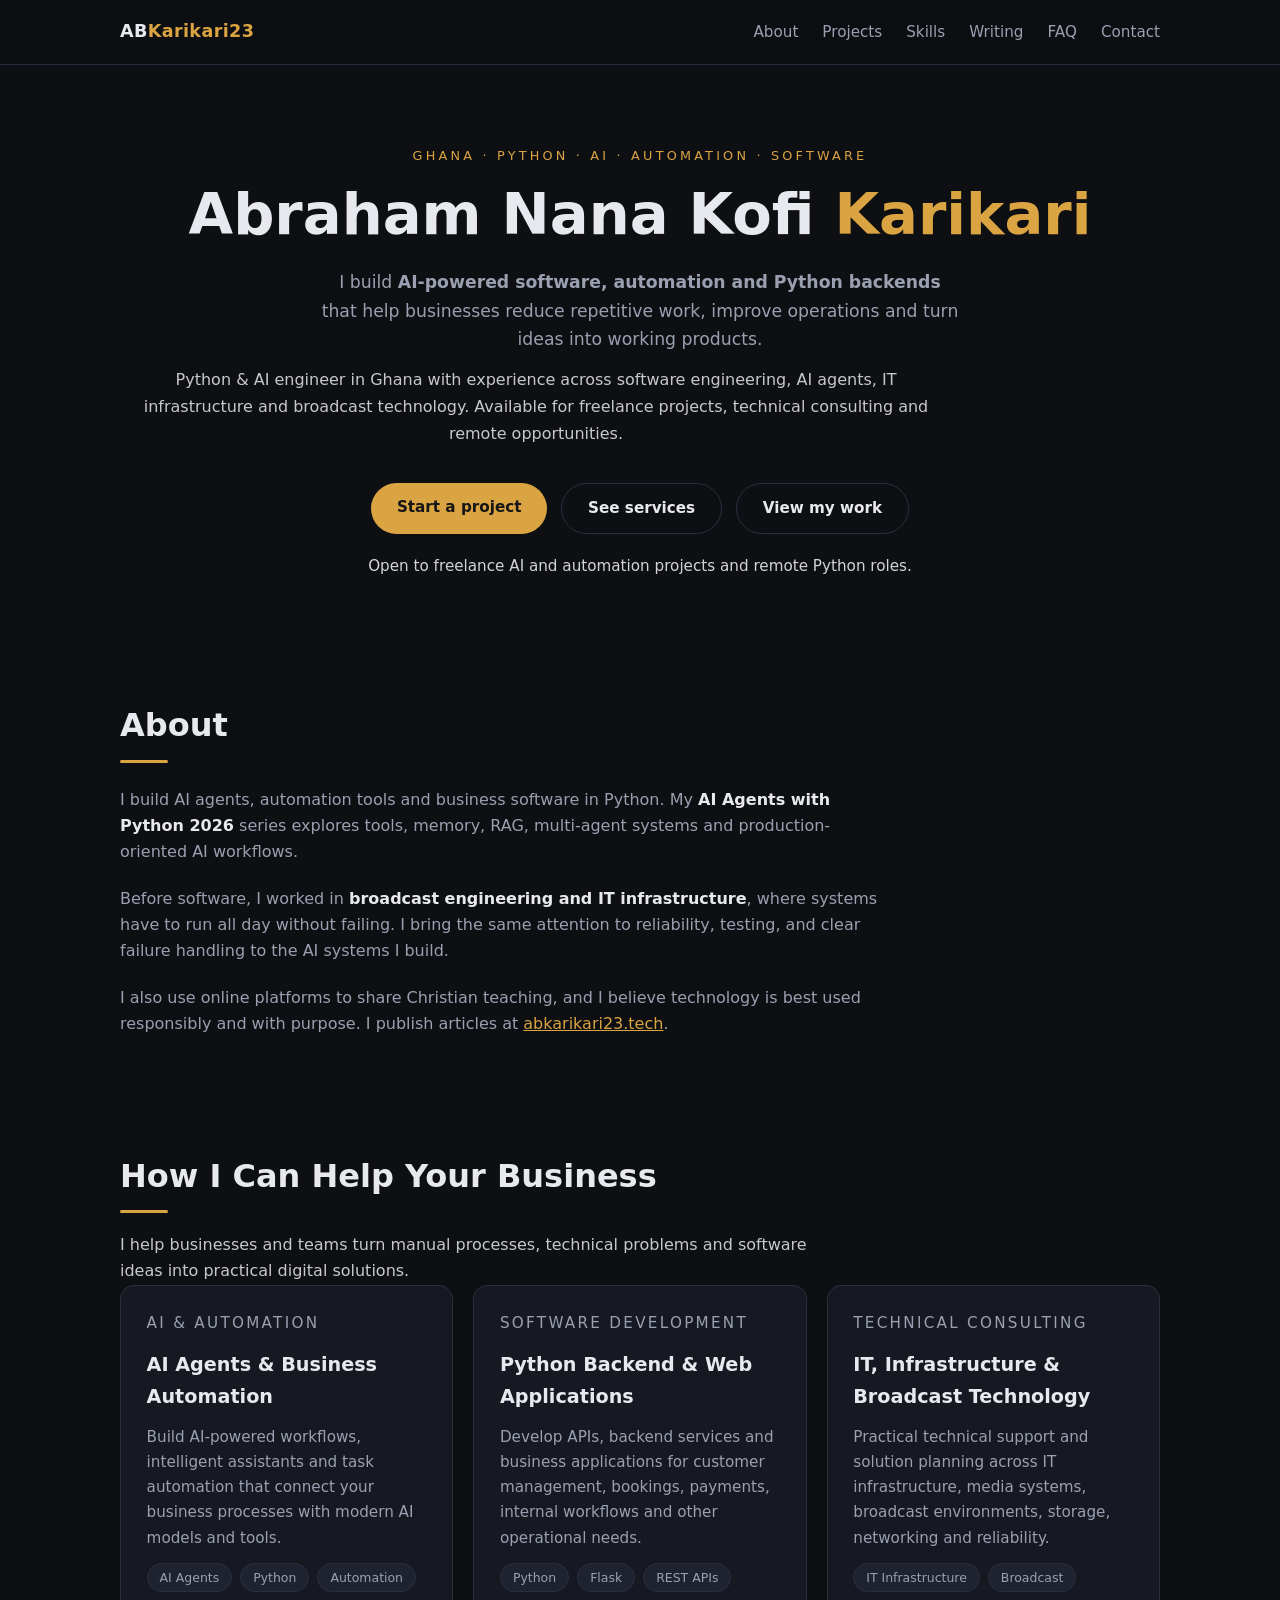
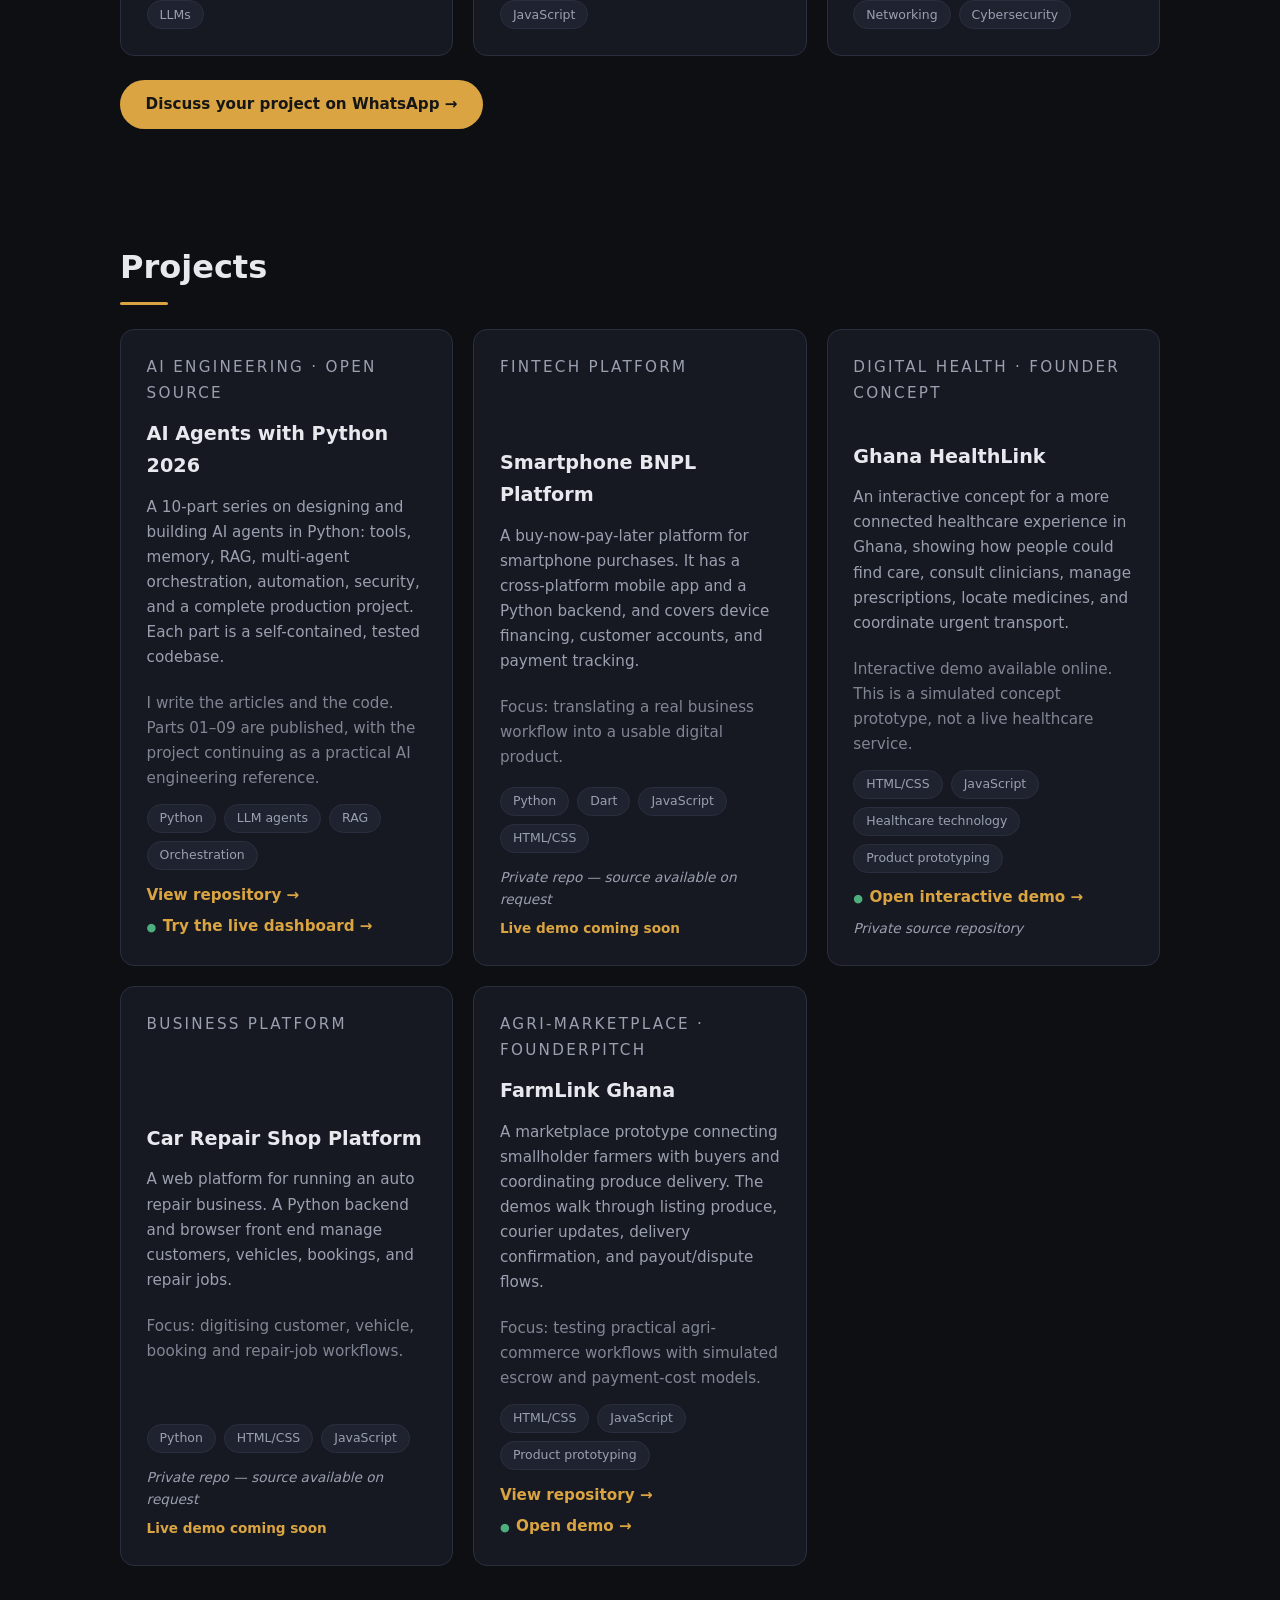
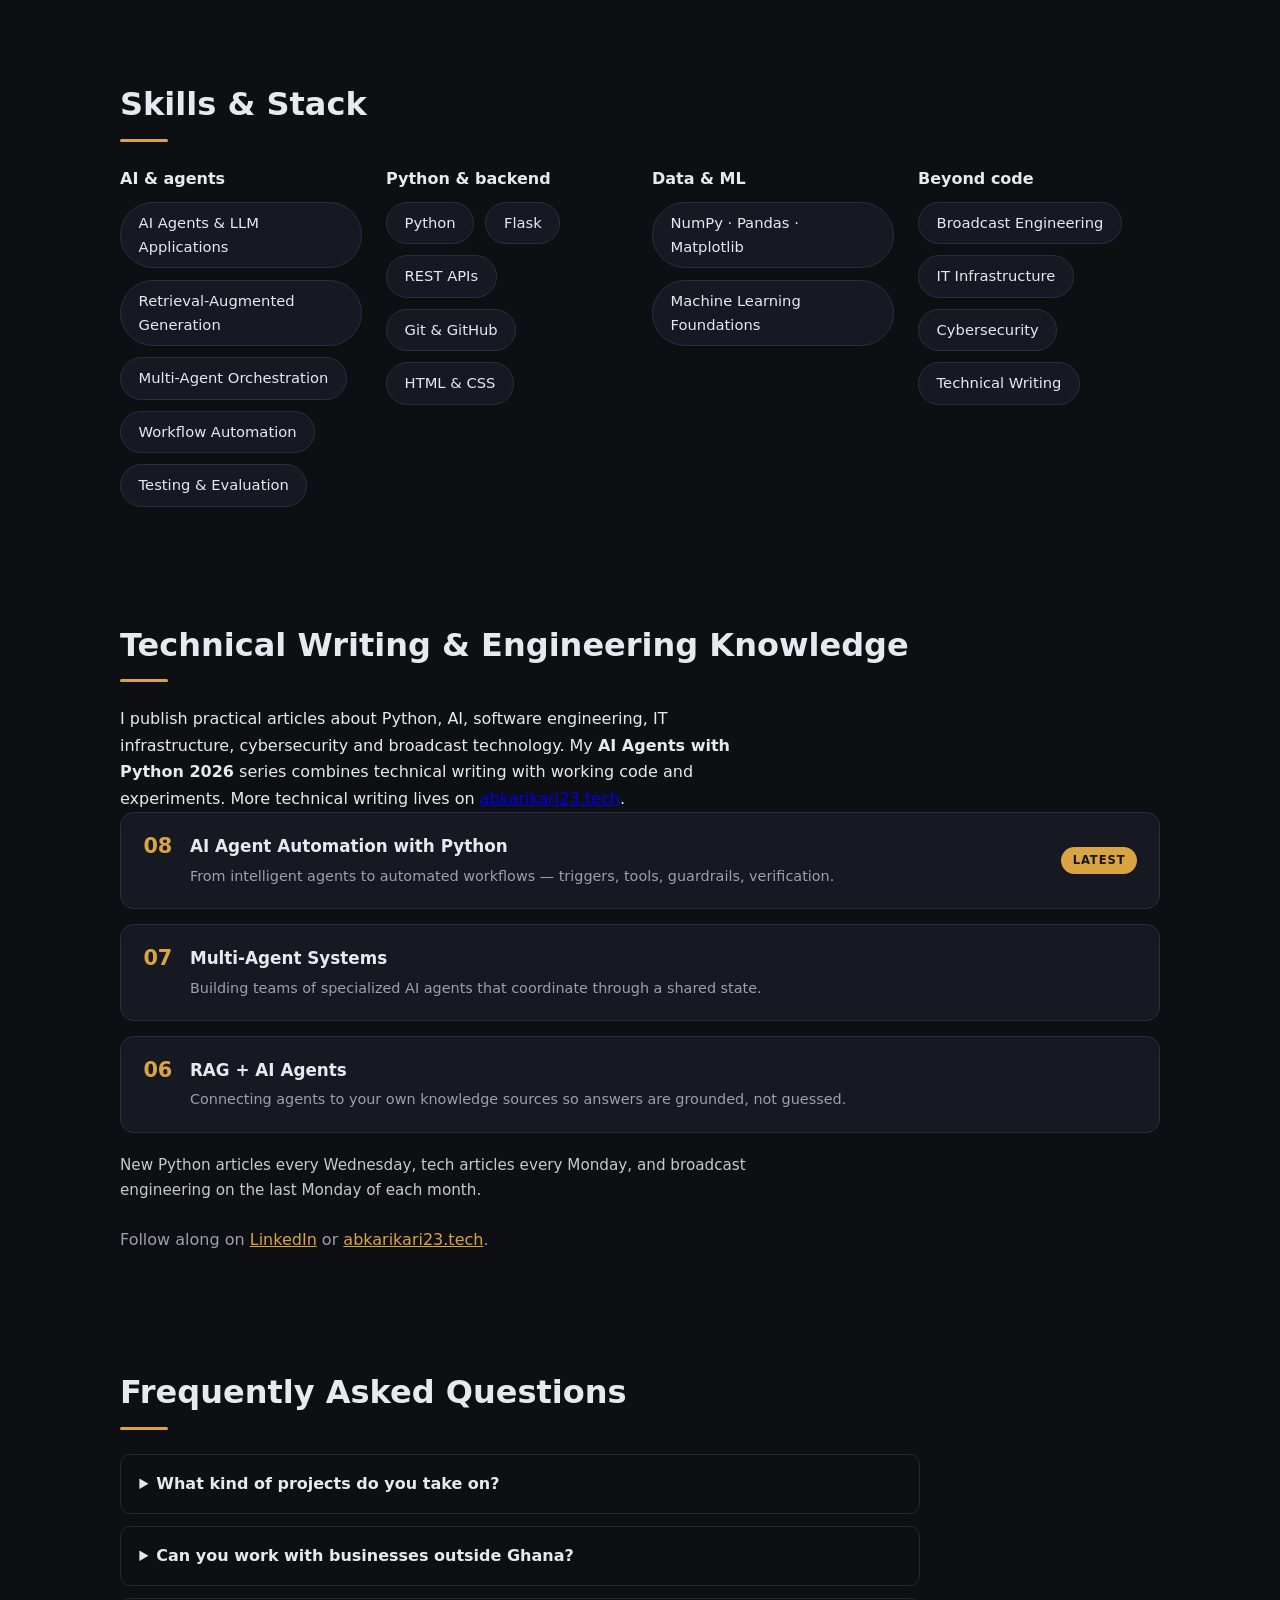
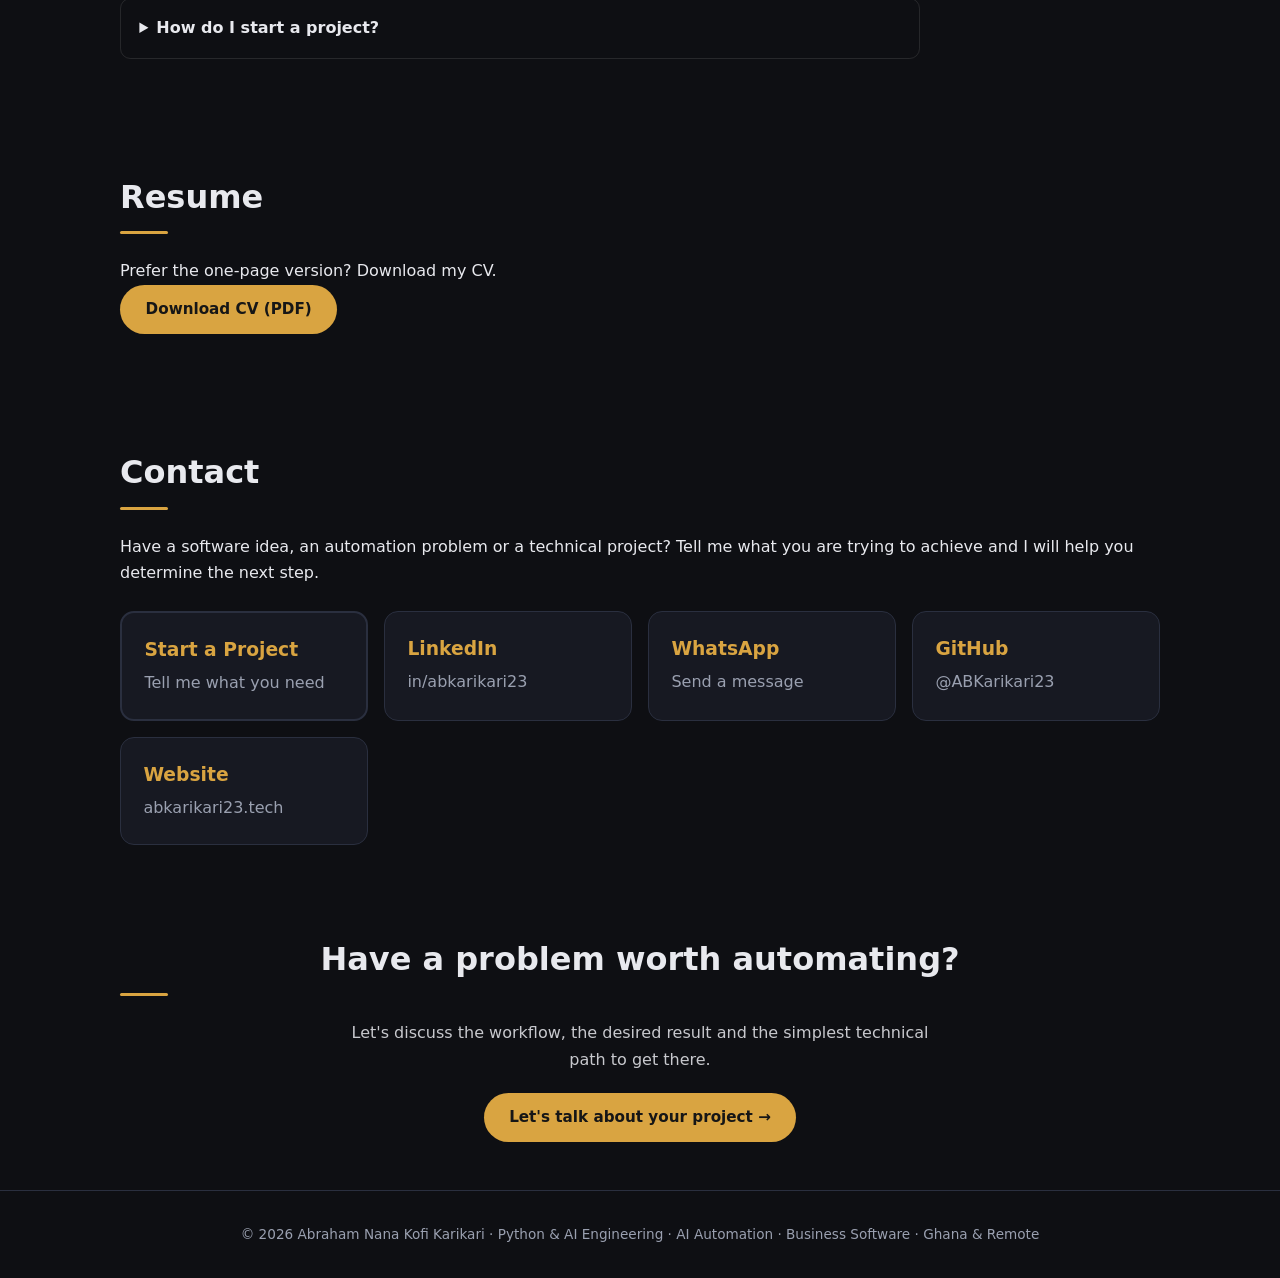
<file: index.html>
<!DOCTYPE html>
<html lang="en">
<head>
  <meta charset="UTF-8" />
  <meta name="viewport" content="width=device-width, initial-scale=1.0" />
  <meta name="theme-color" content="#0f172a" />
  <meta name="color-scheme" content="dark light" />
  <title>Abraham Karikari | Python &amp; AI Engineer in Ghana | AI Automation &amp; Backend Development</title>
  <meta name="description" content="Abraham Karikari is a Python & AI engineer in Ghana building AI agents, business automation, backend systems and practical software solutions for businesses." />
  <meta name="robots" content="index, follow, max-image-preview:large, max-snippet:-1, max-video-preview:-1" />
  <meta name="author" content="Abraham Nana Kofi Karikari" />
  <meta name="keywords" content="Python developer Ghana, AI engineer Ghana, AI automation Ghana, AI agents, Python backend development, business automation, software development Ghana, IT infrastructure, broadcast engineering" />
  <link rel="canonical" href="https://abkarikari23.github.io/" />

  <!-- Search and social sharing metadata -->
  <meta property="og:type" content="website" />
  <meta property="og:site_name" content="ABKarikari23" />
  <meta property="og:title" content="Abraham Karikari | Python &amp; AI Engineer in Ghana" />
  <meta property="og:description" content="AI automation, Python backend development, business software and technical solutions for businesses and teams." />
  <meta property="og:url" content="https://abkarikari23.github.io/" />
  <meta property="og:image" content="https://abkarikari23.github.io/og-image.svg" />
  <meta property="og:image:alt" content="Abraham Karikari — Python and AI Engineer in Ghana" />
  <meta name="twitter:card" content="summary_large_image" />
  <meta name="twitter:title" content="Abraham Karikari | Python &amp; AI Engineer in Ghana" />
  <meta name="twitter:description" content="AI automation, Python backend development, business software and technical solutions." />
  <meta name="twitter:image" content="https://abkarikari23.github.io/og-image.svg" />
  <link rel="author" href="https://www.linkedin.com/in/abkarikari23/" />

  <!-- Simple favicon, no extra file needed. -->
  <link rel="icon" href="data:image/svg+xml,%3Csvg xmlns='http://www.w3.org/2000/svg' viewBox='0 0 64 64'%3E%3Crect width='64' height='64' rx='12' fill='%230f172a'/%3E%3Ctext x='32' y='42' font-family='Arial,sans-serif' font-size='28' font-weight='700' text-anchor='middle' fill='%23ffffff'%3EAB%3C/text%3E%3C/svg%3E" />

  <link rel="stylesheet" href="styles.css?v=6" />
  <link rel="sitemap" type="application/xml" href="sitemap.xml" />

  <!-- Small additions for the new elements. The rest of the look still comes from styles.css. -->
  <style>
    .skip-link { position: absolute; left: -9999px; top: 0; padding: .6rem 1rem; background: #fff; color: #000; z-index: 1000; }
    .skip-link:focus { left: 1rem; top: 1rem; }
    .hero-sub { margin-top: .75rem; max-width: 52rem; opacity: .85; line-height: 1.7; }
    .availability { margin-top: 1.25rem; font-size: .95rem; opacity: .9; }
    .project-status { margin: .5rem 0 0; font-size: .9rem; opacity: .8; }
    .skill-groups { display: grid; gap: 1.5rem; grid-template-columns: repeat(auto-fit, minmax(240px, 1fr)); }
    .skill-groups h3 { margin: 0 0 .6rem; font-size: 1rem; }
    .writing-intro, .writing-schedule { max-width: 65ch; }
    .writing-schedule { margin-top: 1.25rem; opacity: .85; font-size: .95rem; }
    :focus-visible { outline: 2px solid currentColor; outline-offset: 3px; }

    .section-intro { max-width: 70ch; margin-top: -.35rem; opacity: .85; }
    .service-cta { margin-top: 1.5rem; }
    .about-highlight {
      margin-top: 1.5rem;
      padding: 1rem 1.2rem;
      border-left: 3px solid currentColor;
      background: rgba(127,127,127,.08);
      border-radius: .5rem;
    }
    .faq-list { display: grid; gap: .75rem; max-width: 800px; }
    .faq-list details {
      padding: 1rem 1.15rem;
      border: 1px solid rgba(127,127,127,.22);
      border-radius: .65rem;
    }
    .faq-list summary { cursor: pointer; font-weight: 700; }
    .faq-list p { margin: .75rem 0 0; opacity: .85; }
    .contact-primary { border-width: 2px; }
    .business-cta { text-align: center; padding-top: 2rem; padding-bottom: 3rem; }
    .business-cta p { max-width: 60ch; margin: 0 auto 1.25rem; opacity: .85; }
  </style>

  <script type="application/ld+json">
  {
    "@context": "https://schema.org",
    "@graph": [
      {
        "@type": "Person",
        "@id": "https://abkarikari23.github.io/#person",
        "name": "Abraham Nana Kofi Karikari",
        "url": "https://abkarikari23.github.io/",
        "jobTitle": "Python & AI Engineer",
        "description": "Python and AI engineer based in Ghana specializing in AI agents, business automation, backend development and technical solutions.",
        "address": {
          "@type": "PostalAddress",
          "addressLocality": "Accra",
          "addressCountry": "GH"
        },
        "knowsAbout": [
          "Python",
          "Artificial Intelligence",
          "AI Agents",
          "LLM Applications",
          "Retrieval-Augmented Generation",
          "Workflow Automation",
          "Backend Development",
          "IT Infrastructure",
          "Cybersecurity",
          "Broadcast Engineering"
        ],
        "sameAs": [
          "https://github.com/ABKarikari23",
          "https://www.linkedin.com/in/abkarikari23/",
          "https://abkarikari23.tech/"
        ]
      },
      {
        "@type": "WebSite",
        "@id": "https://abkarikari23.github.io/#website",
        "url": "https://abkarikari23.github.io/",
        "name": "ABKarikari23",
        "description": "Portfolio of Abraham Nana Kofi Karikari — Python & AI Engineer in Ghana.",
        "publisher": {
          "@id": "https://abkarikari23.github.io/#person"
        }
      },
      {
        "@type": "ProfessionalService",
        "@id": "https://abkarikari23.github.io/#service",
        "name": "ABKarikari23 — Python & AI Engineering",
        "url": "https://abkarikari23.github.io/",
        "description": "Python development, AI automation, AI agent development, backend systems and technical solutions.",
        "areaServed": [
          {
            "@type": "Country",
            "name": "Ghana"
          },
          {
            "@type": "Place",
            "name": "Remote"
          }
        ],
        "provider": {
          "@id": "https://abkarikari23.github.io/#person"
        },
        "serviceType": [
          "AI Automation",
          "AI Agent Development",
          "Python Backend Development",
          "Business Software Development",
          "Technical Consulting"
        ]
      }
    ]
  }
  </script>

  <script type="application/ld+json">
  {
    "@context": "https://schema.org",
    "@type": "FAQPage",
    "mainEntity": [
      {
        "@type": "Question",
        "name": "What kind of projects do you take on?",
        "acceptedAnswer": {
          "@type": "Answer",
          "text": "I work on AI automation, AI agent applications, Python backend systems, business software and selected IT or broadcast technology projects."
        }
      },
      {
        "@type": "Question",
        "name": "Can you work with businesses outside Ghana?",
        "acceptedAnswer": {
          "@type": "Answer",
          "text": "Yes. I am available for remote projects and technical opportunities while being based in Ghana."
        }
      },
      {
        "@type": "Question",
        "name": "How do I start a project?",
        "acceptedAnswer": {
          "@type": "Answer",
          "text": "Send a short description of the problem, your desired outcome and any relevant deadline. WhatsApp is the fastest way to start the conversation."
        }
      }
    ]
  }
  </script>
</head>
<body>
  <a class="skip-link" href="#top">Skip to content</a>

  <header class="site-header">
    <nav class="nav container" aria-label="Main navigation">
      <a class="brand" href="#top">AB<span>Karikari23</span></a>
      <button class="nav-toggle" id="navToggle" aria-label="Toggle menu" aria-expanded="false">
        <span></span><span></span><span></span>
      </button>
      <ul class="nav-links" id="navLinks">
        <li><a href="#about">About</a></li>
        <li><a href="#projects">Projects</a></li>
        <li><a href="#skills">Skills</a></li>
        <li><a href="#writing">Writing</a></li>
        <li><a href="#faq">FAQ</a></li>
        <li><a href="#contact">Contact</a></li>
      </ul>
    </nav>
  </header>

  <main id="top">
    <!-- Hero -->
    <section class="hero container">
      <p class="hero-kicker">Ghana · Python · AI · Automation · Software</p>
      <h1>Abraham Nana Kofi <span class="accent">Karikari</span></h1>
      <p class="hero-tagline">
        I build <strong>AI-powered software, automation and Python backends</strong> that help
        businesses reduce repetitive work, improve operations and turn ideas into working products.
      </p>
      <p class="hero-sub">
        Python &amp; AI engineer in Ghana with experience across software engineering, AI agents,
        IT infrastructure and broadcast technology. Available for freelance projects, technical
        consulting and remote opportunities.
      </p>
      <div class="hero-actions">
        <a class="btn btn-primary" href="#contact">Start a project</a>
        <a class="btn btn-ghost" href="#services">See services</a>
        <a class="btn btn-ghost" href="#projects">View my work</a>
      </div>
      <!-- Edit this line to match what you actually want to be hired for. -->
      <p class="availability">Open to freelance AI and automation projects and remote Python roles.</p>
    </section>

    <!-- About -->
    <section id="about" class="section container">
      <h2>About</h2>
      <div class="about-grid">
        <p>
          I build AI agents, automation tools and business software in Python. My
          <strong>AI Agents with Python 2026</strong> series explores tools, memory, RAG,
          multi-agent systems and production-oriented AI workflows.
        </p>
        <p>
          Before software, I worked in <strong>broadcast engineering and IT infrastructure</strong>,
          where systems have to run all day without failing. I bring the same attention to
          reliability, testing, and clear failure handling to the AI systems I build.
        </p>
        <p>
          I also use online platforms to share Christian teaching, and I believe technology
          is best used responsibly and with purpose. I publish articles at
          <a href="https://abkarikari23.tech/" target="_blank" rel="noopener">abkarikari23.tech</a>.
        </p>
      </div>
    </section>

    <!-- Services -->
    <section id="services" class="section container">
      <h2>How I Can Help Your Business</h2>
      <p class="section-intro">
        I help businesses and teams turn manual processes, technical problems and software ideas
        into practical digital solutions.
      </p>
      <div class="card-grid">
        <article class="card">
          <p class="card-kicker">AI &amp; automation</p>
          <h3>AI Agents &amp; Business Automation</h3>
          <p>
            Build AI-powered workflows, intelligent assistants and task automation that connect
            your business processes with modern AI models and tools.
          </p>
          <div class="tags">
            <span>AI Agents</span><span>Python</span><span>Automation</span><span>LLMs</span>
          </div>
        </article>

        <article class="card">
          <p class="card-kicker">Software development</p>
          <h3>Python Backend &amp; Web Applications</h3>
          <p>
            Develop APIs, backend services and business applications for customer management,
            bookings, payments, internal workflows and other operational needs.
          </p>
          <div class="tags">
            <span>Python</span><span>Flask</span><span>REST APIs</span><span>JavaScript</span>
          </div>
        </article>

        <article class="card">
          <p class="card-kicker">Technical consulting</p>
          <h3>IT, Infrastructure &amp; Broadcast Technology</h3>
          <p>
            Practical technical support and solution planning across IT infrastructure, media
            systems, broadcast environments, storage, networking and reliability.
          </p>
          <div class="tags">
            <span>IT Infrastructure</span><span>Broadcast</span><span>Networking</span><span>Cybersecurity</span>
          </div>
        </article>
      </div>
      <div class="service-cta">
        <a class="btn btn-primary" href="https://wa.me/233201283577?text=Hello%20Abraham%2C%20I%27d%20like%20to%20discuss%20a%20project." target="_blank" rel="noopener">Discuss your project on WhatsApp →</a>
      </div>
    </section>

    <!-- Projects -->
    <section id="projects" class="section container">
      <h2>Projects</h2>
      <div class="card-grid">
        <article class="card">
          <p class="card-kicker">AI engineering · Open source</p>
          <h3>AI Agents with Python 2026</h3>
          <p>
            A 10-part series on designing and building AI agents in Python:
            tools, memory, RAG, multi-agent orchestration, automation, security,
            and a complete production project. Each part is a self-contained,
            tested codebase.
          </p>
          <p class="project-status">I write the articles and the code. Parts 01–09 are published, with the project continuing as a practical AI engineering reference.</p>
          <!-- TODO: add a dashboard screenshot here, for example:
          <img src="images/dashboard.png" alt="Screenshot of the AI Agents with Python 2026 dashboard" loading="lazy" width="800" height="450" />
          -->
          <div class="tags">
            <span>Python</span><span>LLM agents</span><span>RAG</span><span>Orchestration</span>
          </div>
          <div class="card-links">
            <a class="card-link" href="https://github.com/ABKarikari23/ai-agents-with-python-2026" target="_blank" rel="noopener">View repository →</a>
            <a class="card-link live" href="https://ai-agents-with-python-dashboard.onrender.com" target="_blank" rel="noopener">Try the live dashboard →</a>
          </div>
        </article>

        <article class="card">
          <p class="card-kicker">Fintech platform</p>
          <h3>Smartphone BNPL Platform</h3>
          <p>
            A buy-now-pay-later platform for smartphone purchases. It has a
            cross-platform mobile app and a Python backend, and covers device
            financing, customer accounts, and payment tracking.
          </p>
          <p class="project-status">Focus: translating a real business workflow into a usable digital product.</p>
          <div class="tags">
            <span>Python</span><span>Dart</span><span>JavaScript</span><span>HTML/CSS</span>
          </div>
          <div class="card-links">
            <span class="card-note">Private repo — source available on request</span>
            <span class="card-note demo-soon">Live demo coming soon</span>
          </div>
        </article>

        <article class="card">
          <p class="card-kicker">Digital health · Founder concept</p>
          <h3>Ghana HealthLink</h3>
          <p>
            An interactive concept for a more connected healthcare experience in Ghana,
            showing how people could find care, consult clinicians, manage prescriptions,
            locate medicines, and coordinate urgent transport.
          </p>
          <p class="project-status">Interactive demo available online. This is a simulated concept prototype, not a live healthcare service.</p>
          <div class="tags">
            <span>HTML/CSS</span><span>JavaScript</span><span>Healthcare technology</span><span>Product prototyping</span>
          </div>
          <div class="card-links">
            <a class="card-link live" href="https://abkarikari23.github.io/ghana-healthlink/" target="_blank" rel="noopener">Open interactive demo →</a>
            <span class="card-note">Private source repository</span>
          </div>
        </article>

        <article class="card">
          <p class="card-kicker">Business platform</p>
          <h3>Car Repair Shop Platform</h3>
          <p>
            A web platform for running an auto repair business. A Python backend and
            browser front end manage customers, vehicles, bookings, and repair jobs.
          </p>
          <p class="project-status">Focus: digitising customer, vehicle, booking and repair-job workflows.</p>
          <div class="tags">
            <span>Python</span><span>HTML/CSS</span><span>JavaScript</span>
          </div>
          <div class="card-links">
            <span class="card-note">Private repo — source available on request</span>
            <span class="card-note demo-soon">Live demo coming soon</span>
          </div>
        </article>

        <article class="card">
          <p class="card-kicker">Agri-marketplace · FounderPitch</p>
          <h3>FarmLink Ghana</h3>
          <p>
            A marketplace prototype connecting smallholder farmers with buyers and
            coordinating produce delivery. The demos walk through listing produce,
            courier updates, delivery confirmation, and payout/dispute flows.
          </p>
          <p class="project-status">Focus: testing practical agri-commerce workflows with simulated escrow and payment-cost models.</p>
          <div class="tags">
            <span>HTML/CSS</span><span>JavaScript</span><span>Product prototyping</span>
          </div>
          <div class="card-links">
            <a class="card-link" href="https://github.com/ABKarikari23/FarmLink-Ghana" target="_blank" rel="noopener">View repository →</a>
            <a class="card-link live" href="https://abkarikari23.github.io/FarmLink-Ghana/farmlink-ghana-demo.html" target="_blank" rel="noopener">Open demo →</a>
          </div>
        </article>
      </div>
    </section>

    <!-- Skills -->
    <section id="skills" class="section container">
      <h2>Skills &amp; Stack</h2>
      <div class="skill-groups">
        <div>
          <h3>AI &amp; agents</h3>
          <ul class="skill-list">
            <li>AI Agents &amp; LLM Applications</li>
            <li>Retrieval-Augmented Generation</li>
            <li>Multi-Agent Orchestration</li>
            <li>Workflow Automation</li>
            <li>Testing &amp; Evaluation</li>
          </ul>
        </div>
        <div>
          <h3>Python &amp; backend</h3>
          <ul class="skill-list">
            <li>Python</li>
            <li>Flask</li>
            <li>REST APIs</li>
            <li>Git &amp; GitHub</li>
            <li>HTML &amp; CSS</li>
          </ul>
        </div>
        <div>
          <h3>Data &amp; ML</h3>
          <ul class="skill-list">
            <li>NumPy · Pandas · Matplotlib</li>
            <li>Machine Learning Foundations</li>
          </ul>
        </div>
        <div>
          <h3>Beyond code</h3>
          <ul class="skill-list">
            <li>Broadcast Engineering</li>
            <li>IT Infrastructure</li>
            <li>Cybersecurity</li>
            <li>Technical Writing</li>
          </ul>
        </div>
      </div>
    </section>

    <!-- Writing -->
    <section id="writing" class="section container">
      <h2>Technical Writing &amp; Engineering Knowledge</h2>
      <p class="writing-intro">
        I publish practical articles about Python, AI, software engineering, IT infrastructure,
        cybersecurity and broadcast technology. My <strong>AI Agents with Python 2026</strong> series
        combines technical writing with working code and experiments.
        More technical writing lives on
        <a href="https://abkarikari23.tech/" target="_blank" rel="noopener">abkarikari23.tech</a>.
      </p>

      <div class="writing-list">
        <a class="writing-item" href="https://github.com/ABKarikari23/ai-agents-with-python-2026" target="_blank" rel="noopener">
          <span class="writing-number">08</span>
          <div>
            <h3>AI Agent Automation with Python</h3>
            <p>From intelligent agents to automated workflows — triggers, tools, guardrails, verification.</p>
          </div>
          <span class="writing-status">Latest</span>
        </a>
        <a class="writing-item" href="https://github.com/ABKarikari23/ai-agents-with-python-2026/tree/master/07-multi-agent-systems" target="_blank" rel="noopener">
          <span class="writing-number">07</span>
          <div>
            <h3>Multi-Agent Systems</h3>
            <p>Building teams of specialized AI agents that coordinate through a shared state.</p>
          </div>
        </a>
        <a class="writing-item" href="https://github.com/ABKarikari23/ai-agents-with-python-2026/tree/master/06-rag-plus-agents" target="_blank" rel="noopener">
          <span class="writing-number">06</span>
          <div>
            <h3>RAG + AI Agents</h3>
            <p>Connecting agents to your own knowledge sources so answers are grounded, not guessed.</p>
          </div>
        </a>
      </div>

      <p class="writing-schedule">
        New Python articles every Wednesday, tech articles every Monday, and broadcast
        engineering on the last Monday of each month.
      </p>
      <p class="writing-more">
        Follow along on
        <a href="https://www.linkedin.com/in/abkarikari23/" target="_blank" rel="noopener">LinkedIn</a>
        or <a href="https://abkarikari23.tech/" target="_blank" rel="noopener">abkarikari23.tech</a>.
      </p>
    </section>

    <!-- FAQ -->
    <section id="faq" class="section container">
      <h2>Frequently Asked Questions</h2>
      <div class="faq-list">
        <details>
          <summary>What kind of projects do you take on?</summary>
          <p>I work on AI automation, AI agent applications, Python backend systems, business software and selected IT or broadcast technology projects.</p>
        </details>
        <details>
          <summary>Can you work with businesses outside Ghana?</summary>
          <p>Yes. I am available for remote projects and technical opportunities while being based in Ghana.</p>
        </details>
        <details>
          <summary>How do I start a project?</summary>
          <p>Send a short description of the problem, your desired outcome and any relevant deadline. WhatsApp is the fastest way to start the conversation.</p>
        </details>
      </div>
    </section>

    <!-- Resume -->
    <section id="resume" class="section container">
      <h2>Resume</h2>
      <p>Prefer the one-page version? Download my CV.</p>
      <a class="btn btn-primary" href="resume.pdf" target="_blank" rel="noopener">Download CV (PDF)</a>
    </section>

    <!-- Contact -->
    <section id="contact" class="section container">
      <h2>Contact</h2>
      <p>Have a software idea, an automation problem or a technical project? Tell me what you are trying to achieve and I will help you determine the next step.</p>
      <div class="contact-grid">
        <a class="contact-card contact-primary" href="https://wa.me/233201283577?text=Hello%20Abraham%2C%20I%27d%20like%20to%20discuss%20a%20project." target="_blank" rel="noopener">
          <h3>Start a Project</h3>
          <p>Tell me what you need</p>
        </a>
        <!-- TODO: add your email, then remove these comment markers.
        <a class="contact-card" href="mailto:YOUR_EMAIL@example.com">
          <h3>Email</h3>
          <p>YOUR_EMAIL@example.com</p>
        </a>
        -->
        <a class="contact-card" href="https://www.linkedin.com/in/abkarikari23/" target="_blank" rel="noopener">
          <h3>LinkedIn</h3>
          <p>in/abkarikari23</p>
        </a>
        <a class="contact-card" href="https://wa.me/233201283577" target="_blank" rel="noopener">
          <h3>WhatsApp</h3>
          <p>Send a message</p>
        </a>
        <a class="contact-card" href="https://github.com/ABKarikari23" target="_blank" rel="noopener">
          <h3>GitHub</h3>
          <p>@ABKarikari23</p>
        </a>
        <a class="contact-card" href="https://abkarikari23.tech/" target="_blank" rel="noopener">
          <h3>Website</h3>
          <p>abkarikari23.tech</p>
        </a>
      </div>
    </section>
  </main>

  <!-- Business CTA -->
  <section class="section container business-cta" aria-label="Project call to action">
    <h2>Have a problem worth automating?</h2>
    <p>Let's discuss the workflow, the desired result and the simplest technical path to get there.</p>
    <a class="btn btn-primary" href="https://wa.me/233201283577?text=Hello%20Abraham%2C%20I%27d%20like%20to%20discuss%20a%20business%20or%20software%20project." target="_blank" rel="noopener">Let's talk about your project →</a>
  </section>

  <footer class="site-footer">
    <div class="container">
      <p>© <span id="year">2026</span> Abraham Nana Kofi Karikari · Python &amp; AI Engineering · AI Automation · Business Software · Ghana &amp; Remote</p>
    </div>
  </footer>

  <script src="script.js"></script>
</body>
</html>
</file>
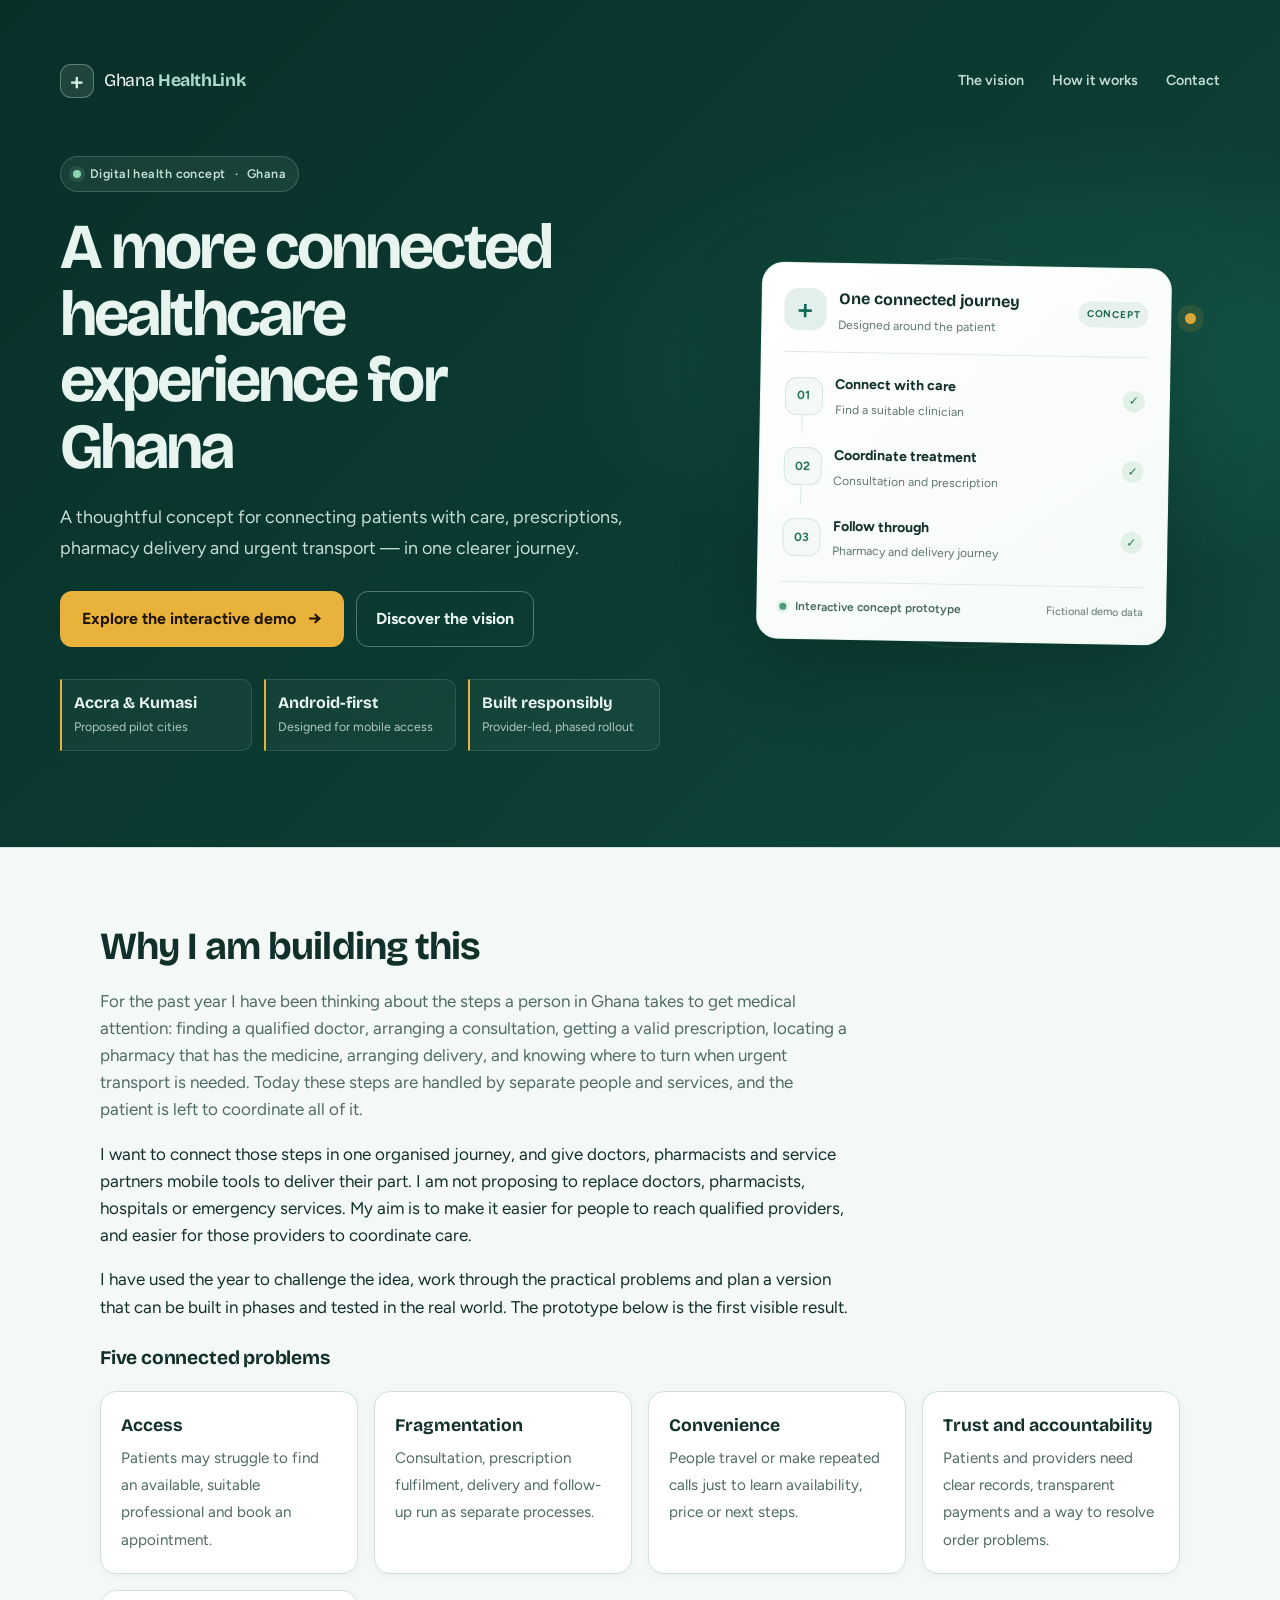
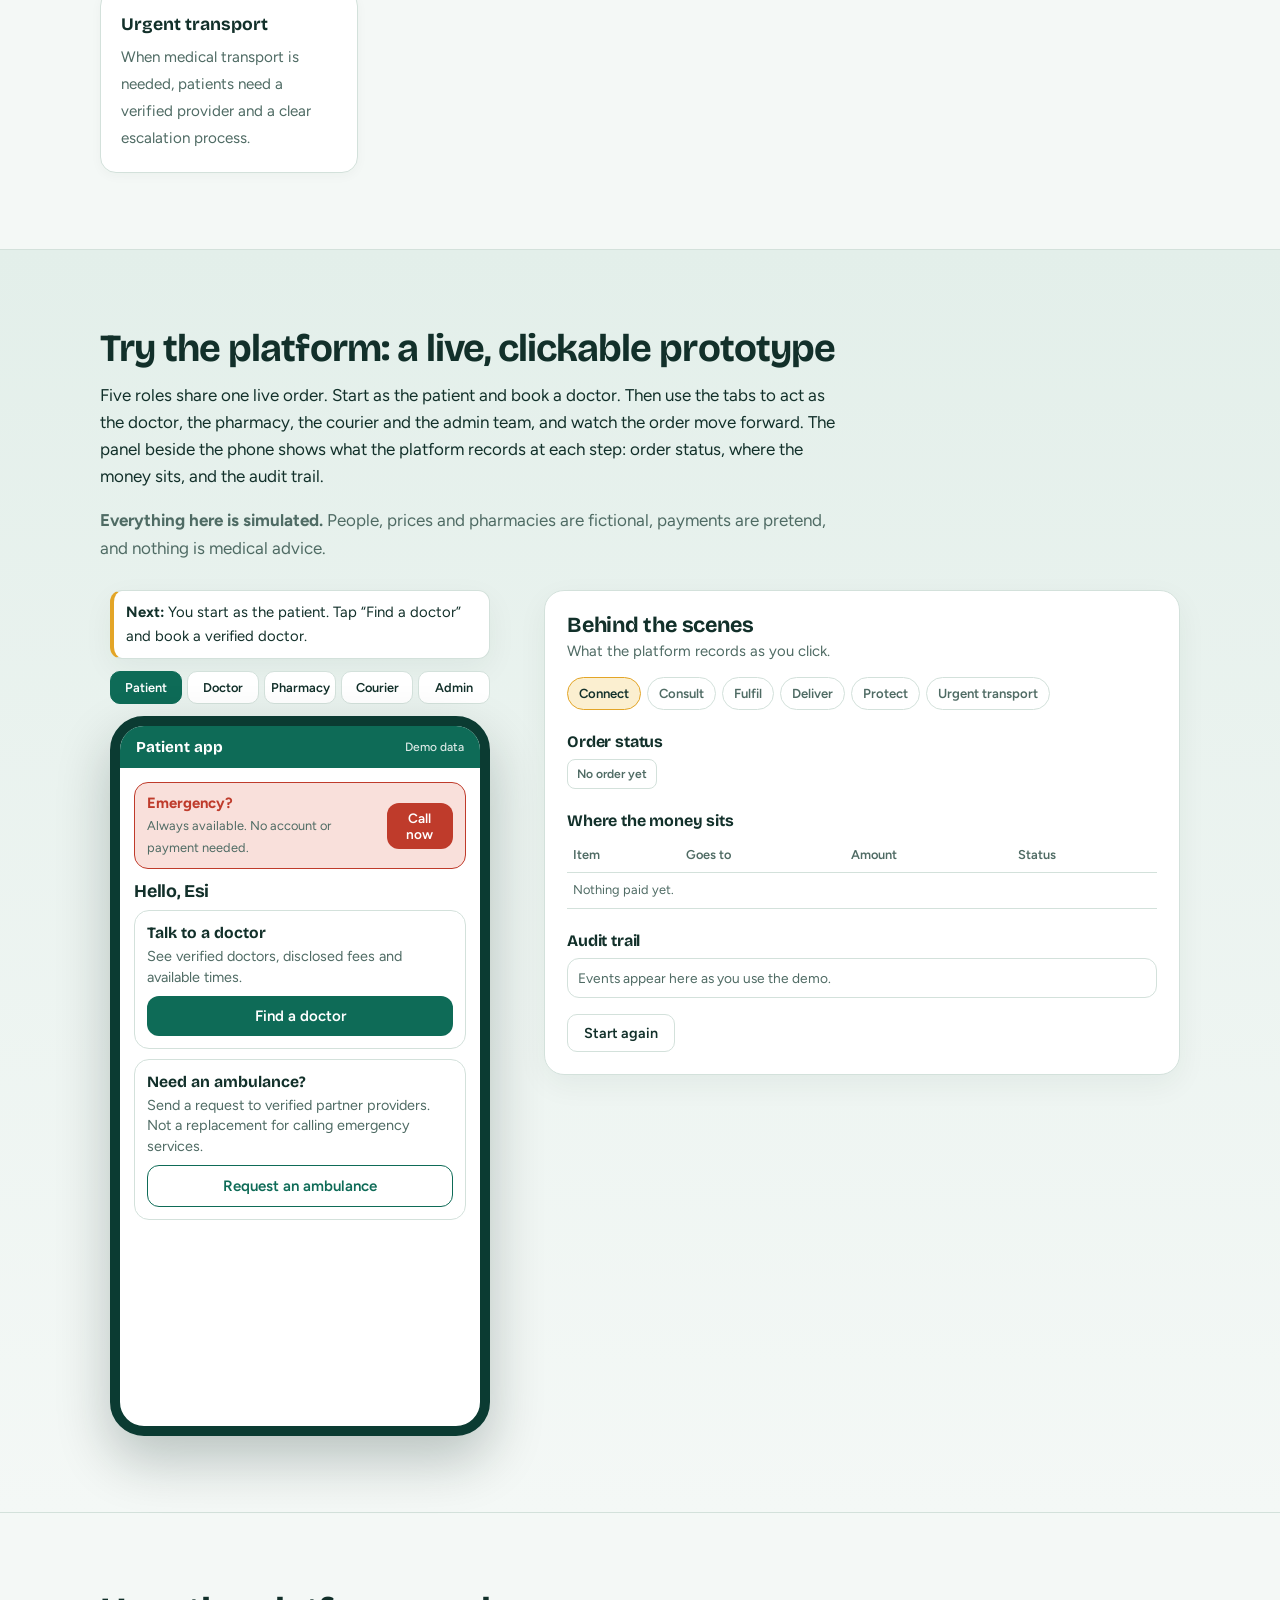
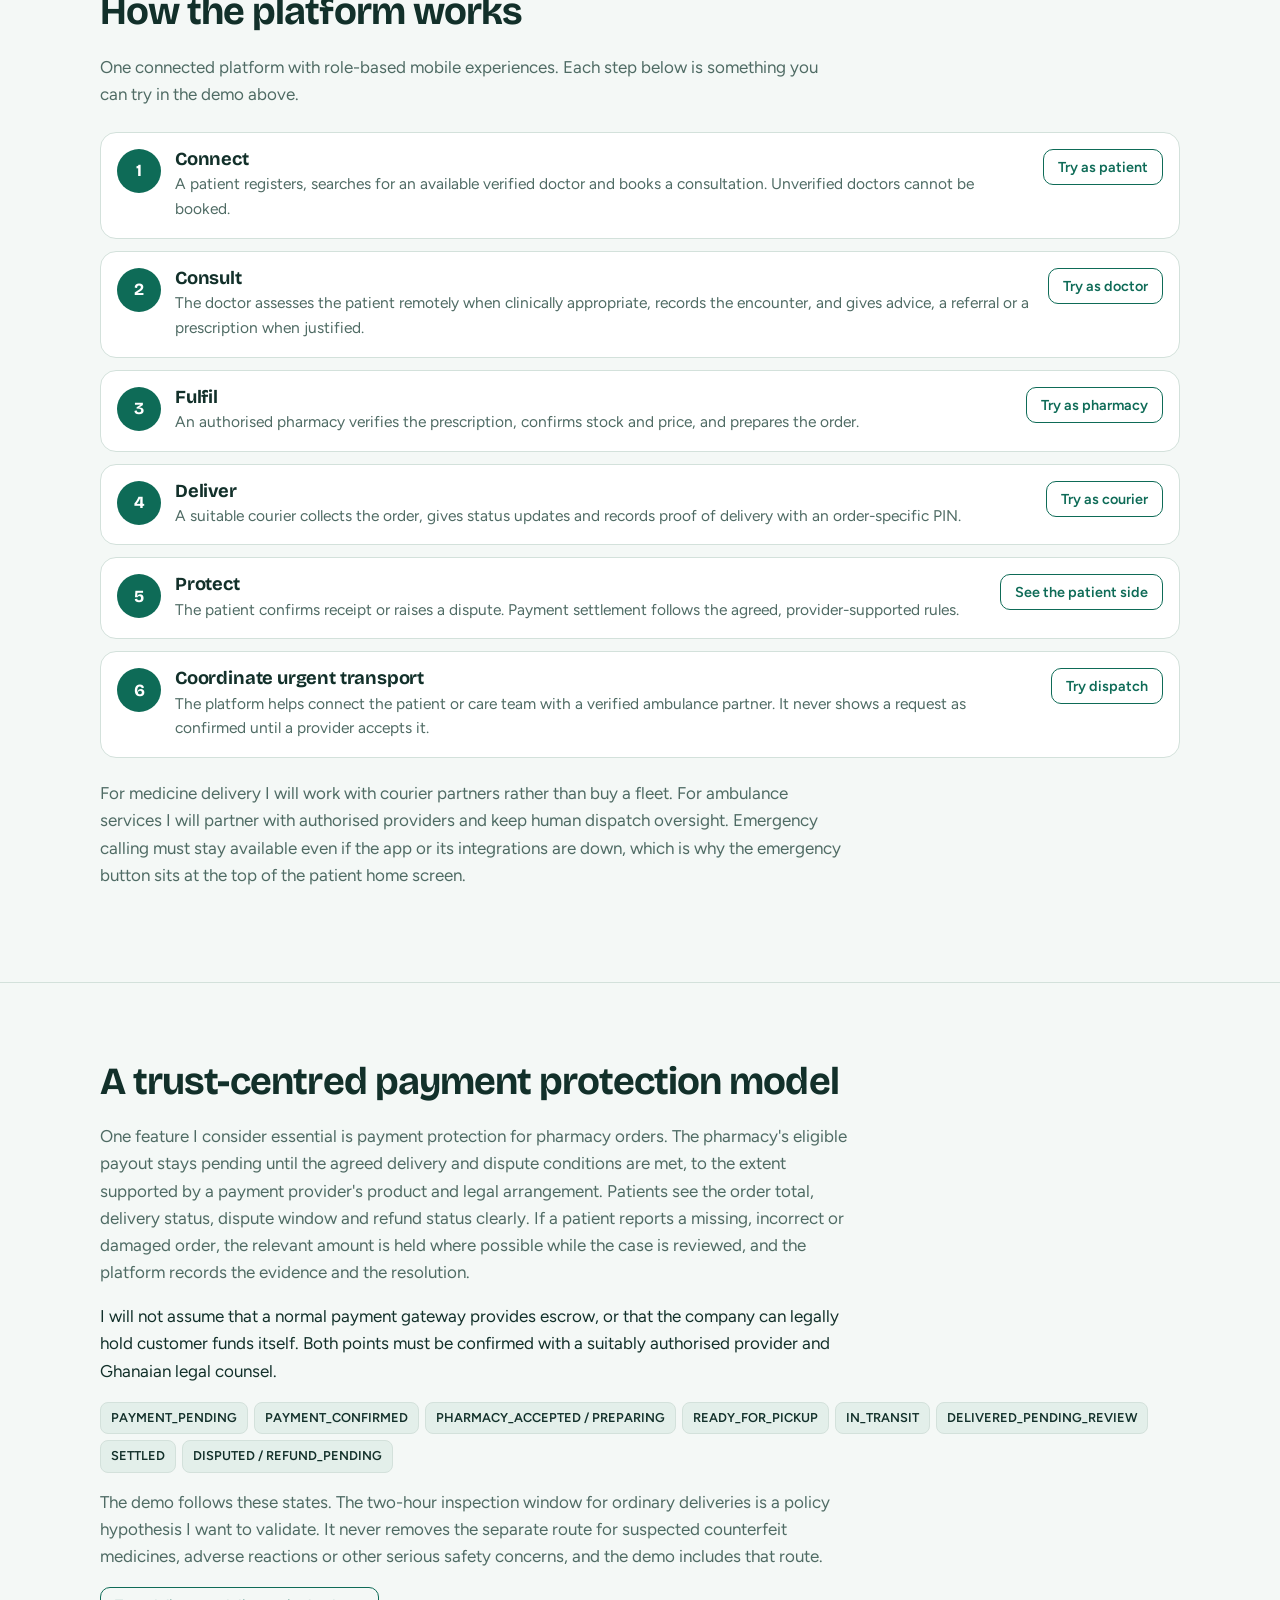
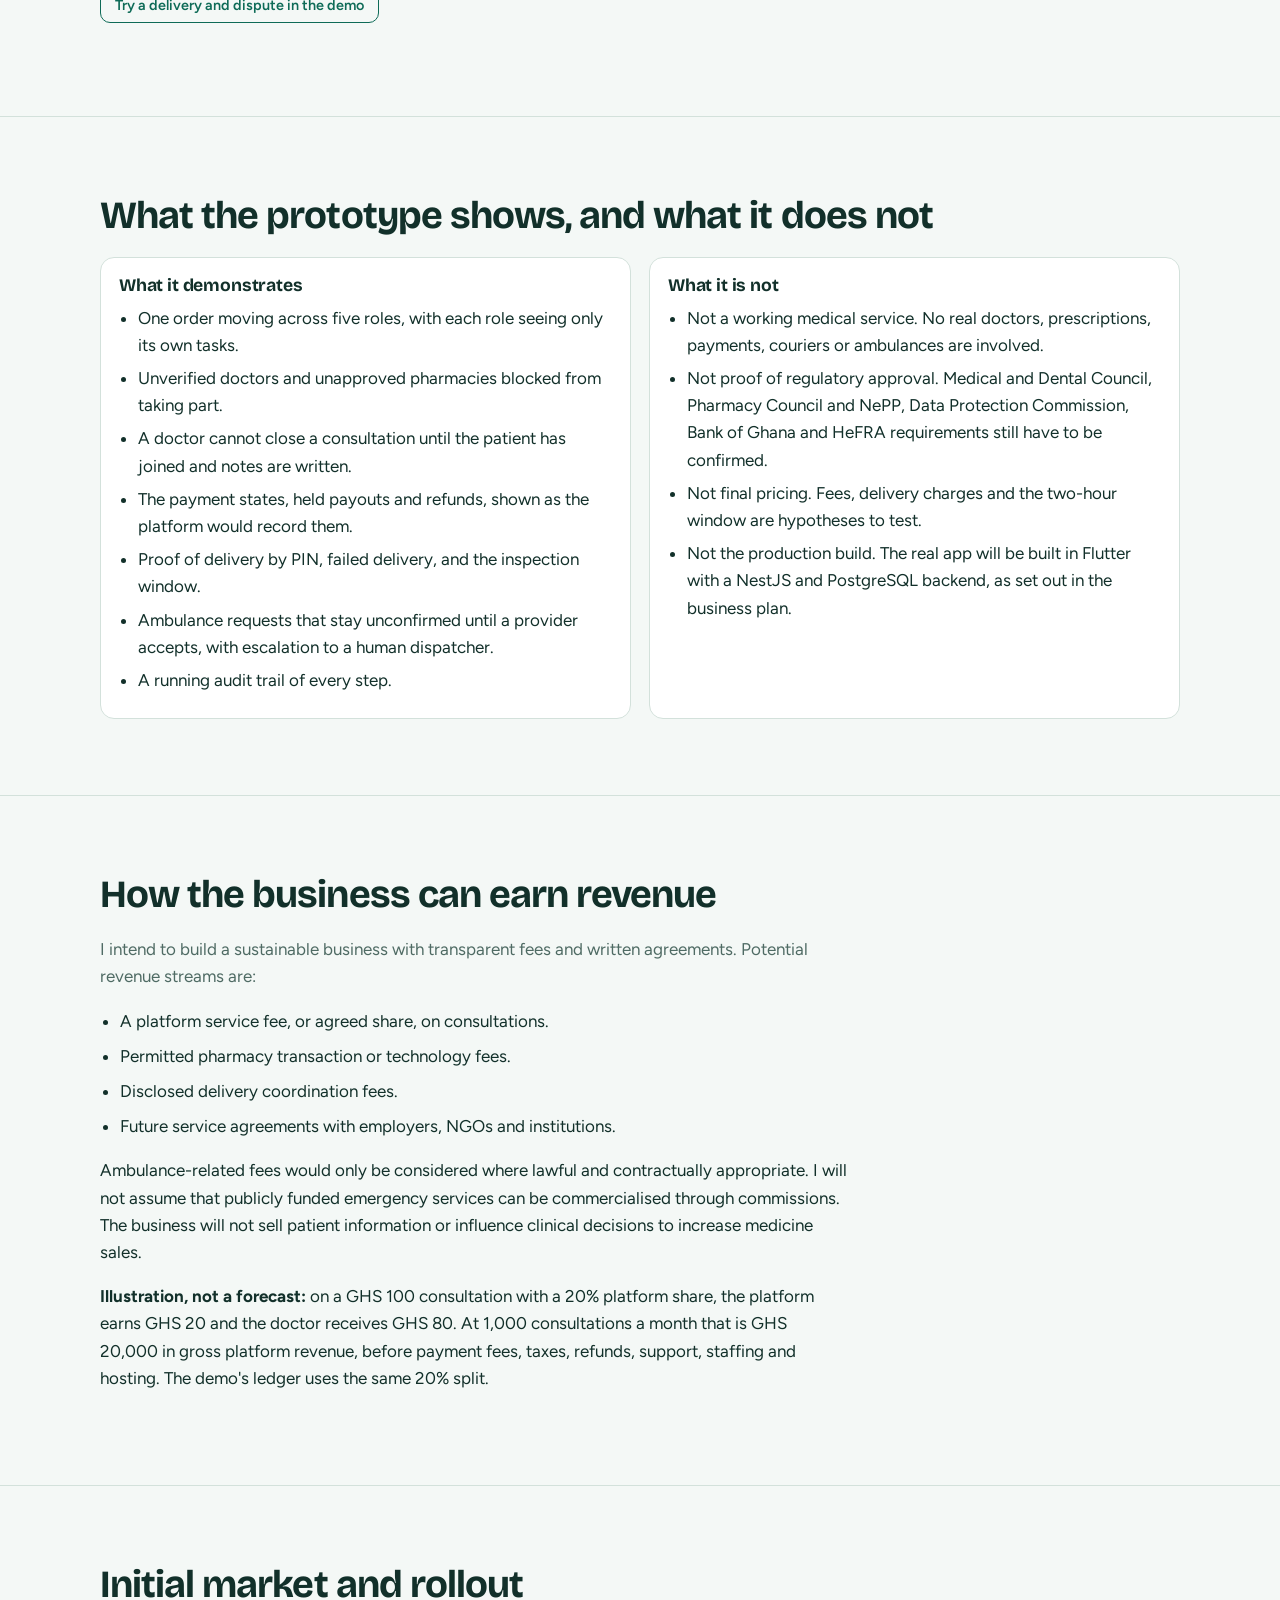
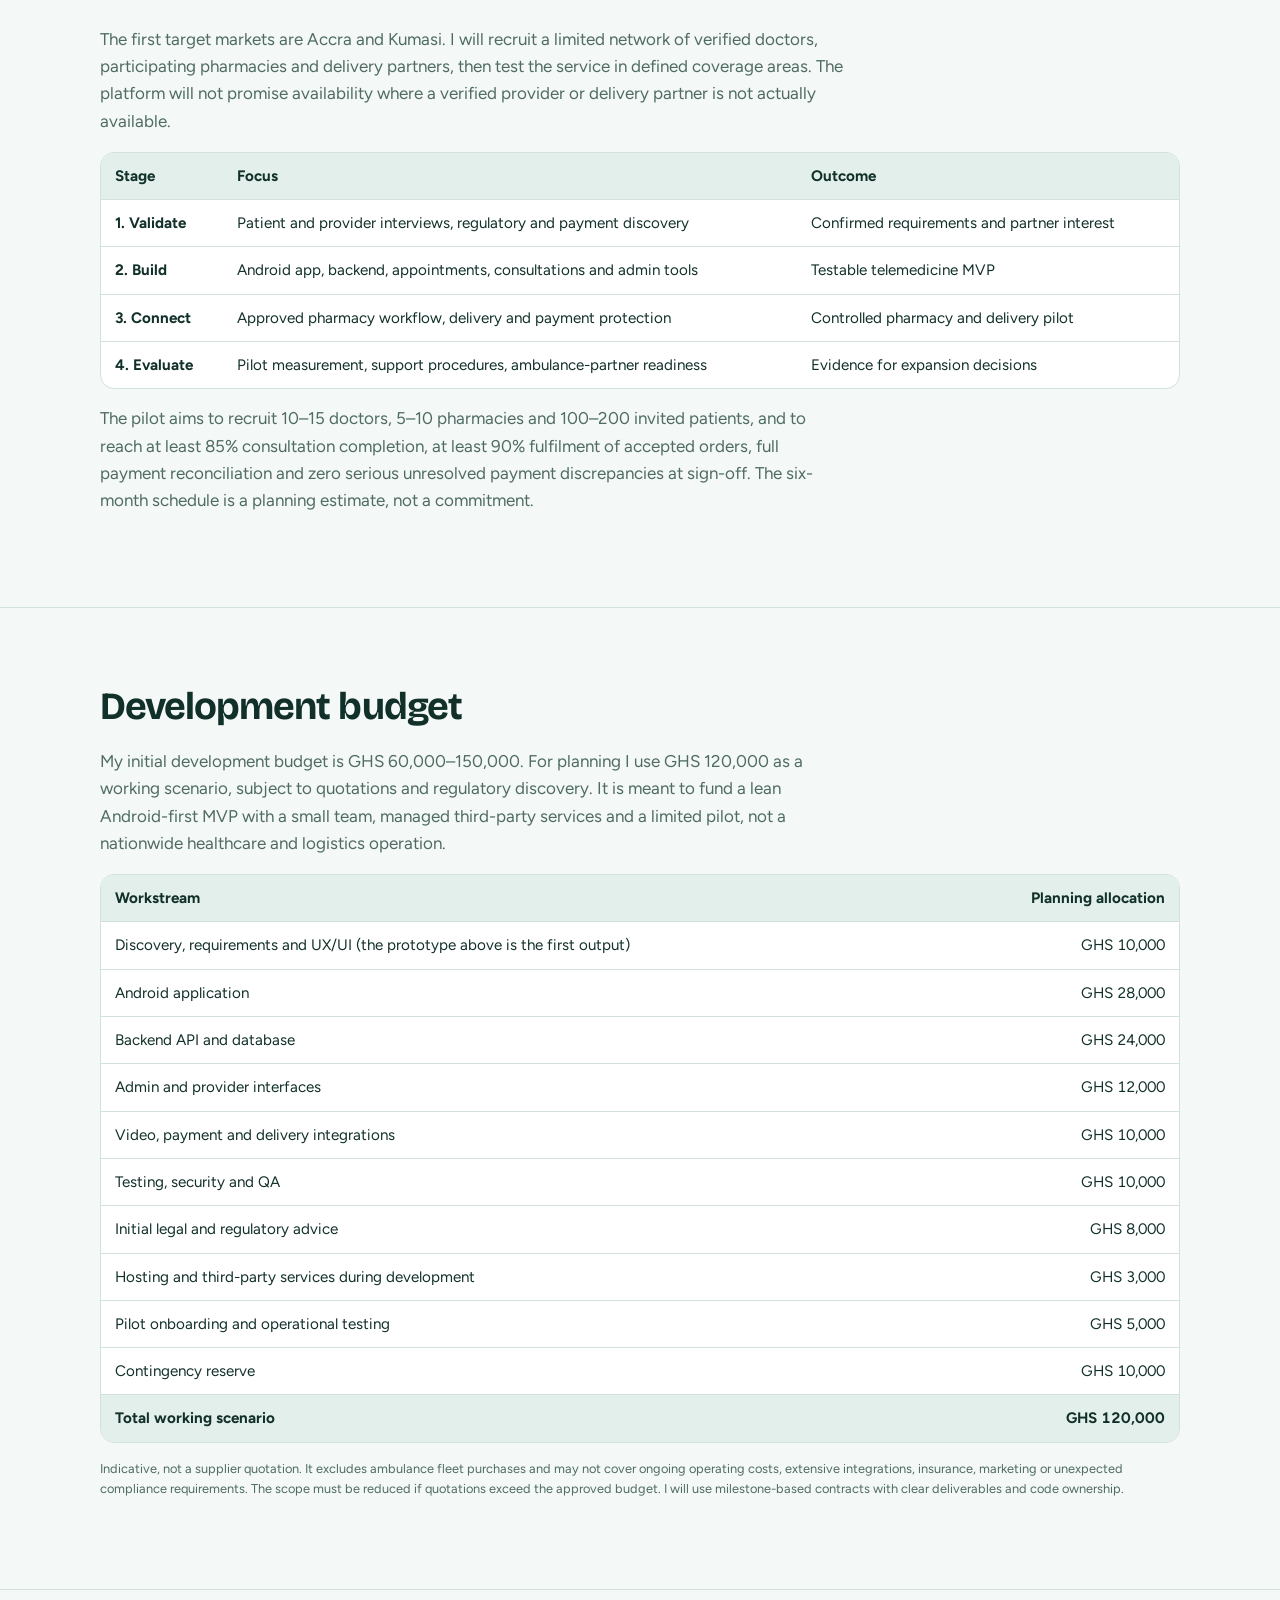
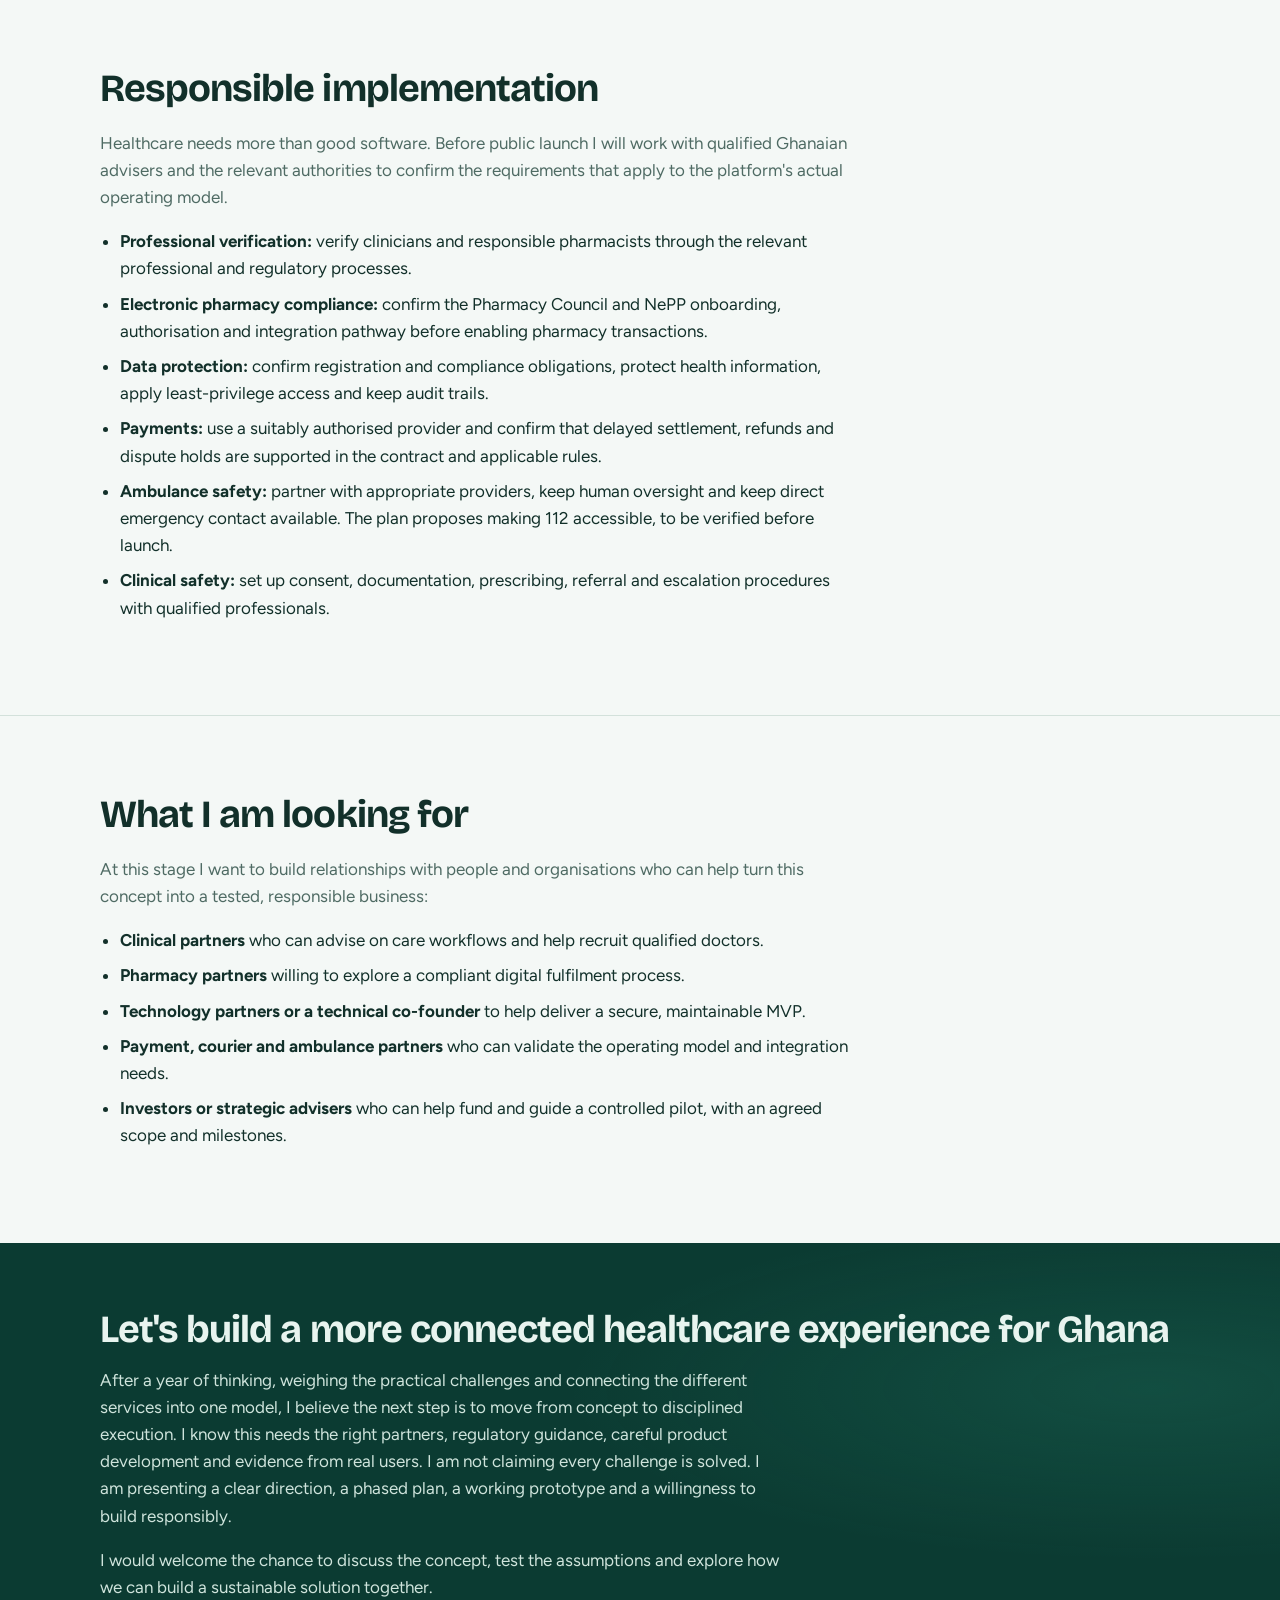
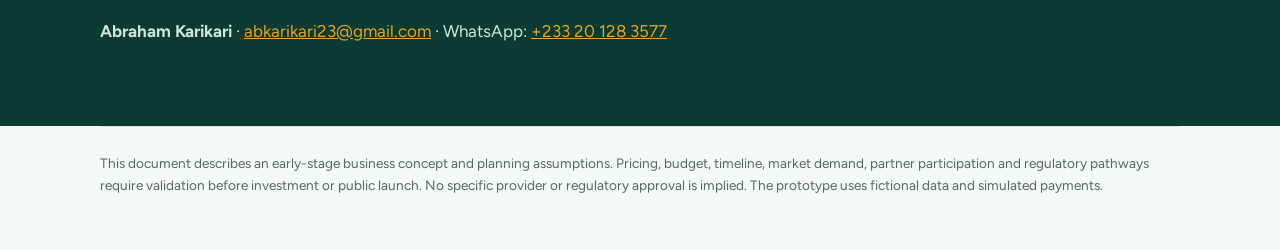
<file: ghana-healthlink/index.html>
<!doctype html>
<html lang="en">
<head>
<meta charset="utf-8">
<meta name="viewport" content="width=device-width, initial-scale=1, viewport-fit=cover">
<meta name="description" content="Explore Ghana HealthLink, a digital health concept connecting patients with care, prescriptions, pharmacy delivery and urgent transport in Ghana.">
<meta name="theme-color" content="#0B3B32">
<title>Ghana HealthLink | A More Connected Healthcare Experience</title>
<link rel="preconnect" href="https://fonts.googleapis.com">
<link rel="preconnect" href="https://fonts.gstatic.com" crossorigin>
<link href="https://fonts.googleapis.com/css2?family=Bricolage+Grotesque:opsz,wght@12..96,500;12..96,700&family=Figtree:wght@400;500;600;700&display=swap" rel="stylesheet">
<style>
:root{
  box-sizing:border-box;
  padding-top:env(safe-area-inset-top,0px);
  padding-bottom:env(safe-area-inset-bottom,0px);
  --bg:#F4F8F6; --surface:#FFFFFF; --ink:#12302A; --muted:#4F6B64; --line:#D3E1DB;
  --green:#0E6B57; --green-ink:#FFFFFF; --deep:#0B3B32; --gold:#E3A527; --danger:#BF3B2B;
  --soft:#E3EFEA; --warnbg:#FBEFD0; --warnfg:#74500A; --badbg:#F9E0DB;
  --display:"Bricolage Grotesque","Trebuchet MS",system-ui,sans-serif;
  --body:"Figtree","Segoe UI",system-ui,-apple-system,sans-serif;
}
@media (prefers-color-scheme: dark){
  :root:not([data-theme="light"]){
    --bg:#0C1815; --surface:#13251F; --ink:#E7F1ED; --muted:#9DB5AD; --line:#27413B;
    --green:#3DBE9C; --green-ink:#06231C; --soft:#17302A; --warnbg:#3A2E10; --warnfg:#F2CE7A; --badbg:#41201B; --danger:#F0705F;
  }
}
:root[data-theme="dark"]{
  --bg:#0C1815; --surface:#13251F; --ink:#E7F1ED; --muted:#9DB5AD; --line:#27413B;
  --green:#3DBE9C; --green-ink:#06231C; --soft:#17302A; --warnbg:#3A2E10; --warnfg:#F2CE7A; --badbg:#41201B; --danger:#F0705F;
}
*,*::before,*::after{box-sizing:inherit}
html{scroll-padding-top:env(safe-area-inset-top,0px);height:auto}
@media (prefers-reduced-motion:no-preference){html{scroll-behavior:smooth}}
body{margin:0;background:var(--bg);color:var(--ink);font-family:var(--body);line-height:1.6;font-size:17px;-webkit-text-size-adjust:100%}
h1,h2,h3,h4{font-family:var(--display);line-height:1.15;margin:0;letter-spacing:-.01em}
p{margin:0 0 1em}
a{color:var(--green)}
:focus-visible{outline:3px solid var(--gold);outline-offset:2px}
.wrap{max-width:1120px;margin:0 auto;padding:0 20px}
.prose{max-width:68ch}

/* hero */
.hero{background:var(--deep);color:#E8F4EF;padding:56px 0 64px}
.hero .tag{font-size:.95rem;color:#A9CBC0;margin-bottom:28px}
.hero h1{font-size:clamp(2.3rem,6vw,4.1rem);font-weight:700;max-width:18ch;letter-spacing:-.025em}
.hero .lede{font-size:1.2rem;max-width:56ch;margin:22px 0 28px;color:#CFE4DC}
.hero .ctas{display:flex;flex-wrap:wrap;gap:12px;margin-bottom:44px}
.cta{display:inline-block;padding:13px 22px;border-radius:12px;font-weight:700;text-decoration:none;font-size:1rem}
.cta.gold{background:var(--gold);color:#201500}
.cta.outline{border:1.5px solid #6E9A8D;color:#E8F4EF}
.facts{display:grid;grid-template-columns:repeat(auto-fit,minmax(210px,1fr));gap:20px}
.fact{border-left:3px solid var(--gold);padding-left:14px}
.fact b{display:block;font-family:var(--display);font-size:1.35rem;font-weight:700}
.fact span{color:#A9CBC0;font-size:.92rem}

/* sections */
.pitch-section{padding:64px 0;border-top:1px solid var(--line)}
.pitch-section h2{font-size:clamp(1.7rem,3.6vw,2.4rem);margin-bottom:20px}
.pitch-section h3{font-size:1.2rem;margin:26px 0 8px}
.lead-in{color:var(--muted)}
.five{display:grid;gap:14px;margin:22px 0 0;padding:0;list-style:none;grid-template-columns:repeat(auto-fit,minmax(240px,1fr))}
.five li{background:var(--surface);border:1px solid var(--line);border-radius:14px;padding:16px}
.five b{display:block;font-family:var(--display);font-size:1.1rem;margin-bottom:4px}
.five span{color:var(--muted);font-size:.95rem}

/* steps */
.steps{list-style:none;margin:24px 0 0;padding:0;display:grid;gap:14px}
.steps li{display:grid;grid-template-columns:44px 1fr auto;gap:14px;align-items:start;background:var(--surface);border:1px solid var(--line);border-radius:14px;padding:16px}
.steps .n{width:44px;height:44px;border-radius:50%;background:var(--green);color:var(--green-ink);display:grid;place-items:center;font-family:var(--display);font-weight:700}
.steps h3{margin:0 0 2px;font-size:1.15rem}
.steps p{margin:0;color:var(--muted);font-size:.97rem}
.try{border:1.5px solid var(--green);background:transparent;color:var(--green);padding:8px 14px;border-radius:10px;font:600 .9rem var(--body);cursor:pointer;white-space:nowrap}
@media (max-width:640px){.steps li{grid-template-columns:44px 1fr}.try{grid-column:2;justify-self:start}}

/* demo */
.demo-sec{background:var(--soft);border-top:1px solid var(--line);padding:64px 0}
.demo-sec h2{font-size:clamp(1.7rem,3.6vw,2.4rem);margin-bottom:12px}
.demo-grid{display:grid;grid-template-columns:minmax(0,400px) minmax(0,1fr);gap:36px;align-items:start;margin-top:28px}
@media (max-width:920px){.demo-grid{grid-template-columns:minmax(0,1fr)}}
.hint{max-width:380px;margin:0 auto 12px;background:var(--surface);border:1px solid var(--line);border-left:4px solid var(--gold);border-radius:12px;padding:10px 12px;font-size:.93rem}
.hint button{margin-top:6px;border:0;background:var(--green);color:var(--green-ink);border-radius:8px;padding:6px 12px;font:600 .85rem var(--body);cursor:pointer}
.tabs{display:flex;gap:5px;max-width:380px;margin:0 auto 12px}
.tab{flex:1;position:relative;border:1.5px solid var(--line);background:var(--surface);color:var(--ink);border-radius:10px;padding:8px 2px;font:600 .8rem var(--body);cursor:pointer}
.tab[aria-selected="true"]{background:var(--green);color:var(--green-ink);border-color:var(--green)}
.tab .dot{position:absolute;top:-4px;right:-4px;width:12px;height:12px;border-radius:50%;background:var(--gold);border:2px solid var(--soft)}
.phone{position:relative;width:100%;max-width:380px;margin:0 auto;height:clamp(580px,80vh,720px);border:10px solid var(--deep);border-radius:40px;background:var(--surface);overflow:hidden;display:flex;flex-direction:column;box-shadow:0 18px 40px rgba(6,30,24,.28)}
.apptitle{background:var(--green);color:var(--green-ink);padding:12px 16px;font:700 .95rem var(--display);display:flex;justify-content:space-between;align-items:center}
.apptitle small{font:500 .75rem var(--body);opacity:.85}
#screen{flex:1;overflow-y:auto;padding:14px;font-size:.93rem;line-height:1.45}
#screen h4{font-size:1.12rem;margin-bottom:8px}
.card{border:1px solid var(--line);border-radius:14px;padding:12px;margin-bottom:10px;background:var(--surface)}
.card h5{margin:0 0 4px;font:700 .98rem var(--display)}
.card p{margin:0 0 8px;color:var(--muted);font-size:.9rem}
.card p:last-child{margin-bottom:0}
.btn{display:block;width:100%;padding:11px 14px;border-radius:12px;border:0;background:var(--green);color:var(--green-ink);font:600 .94rem var(--body);cursor:pointer;margin-top:8px;text-align:center}
.btn.secondary{background:transparent;color:var(--green);border:1.5px solid var(--green)}
.btn.danger{background:var(--danger);color:#fff}
.btn.sm{width:auto;padding:7px 12px;margin:0;font-size:.85rem}
.btn:disabled{opacity:.45;cursor:not-allowed}
.chip{display:inline-block;padding:2px 9px;border-radius:999px;font-size:.74rem;font-weight:700;background:var(--soft);color:var(--green)}
.chip.warn{background:var(--warnbg);color:var(--warnfg)}
.chip.bad{background:var(--badbg);color:var(--danger)}
.row{display:flex;gap:10px;align-items:center;justify-content:space-between}
.avatar{width:42px;height:42px;border-radius:50%;background:var(--soft);color:var(--green);display:grid;place-items:center;font:700 .95rem var(--display);flex:none}
.emerg{display:flex;justify-content:space-between;align-items:center;gap:10px;border:1.5px solid var(--danger);border-radius:14px;padding:10px 12px;margin-bottom:12px;background:var(--badbg)}
.emerg b{display:block;color:var(--danger)}
.emerg span{font-size:.8rem;color:var(--muted)}
.slots{display:flex;flex-wrap:wrap;gap:6px;margin:6px 0}
.slot{border:1.5px solid var(--line);background:var(--surface);color:var(--ink);padding:7px 10px;border-radius:999px;font:600 .82rem var(--body);cursor:pointer}
.slot[aria-pressed="true"]{border-color:var(--green);background:var(--soft);color:var(--green)}
.chkrow{display:flex;gap:8px;align-items:flex-start;font-size:.88rem;margin:8px 0;cursor:pointer}
.chkrow input{margin-top:3px;width:18px;height:18px;flex:none;accent-color:var(--green)}
.line{display:flex;justify-content:space-between;gap:10px;padding:4px 0;font-size:.9rem}
.line.tot{border-top:1px solid var(--line);margin-top:4px;padding-top:8px;font-weight:700}
textarea,input[type=text]{width:100%;border:1.5px solid var(--line);background:var(--surface);color:var(--ink);border-radius:10px;padding:9px 10px;font:500 .92rem var(--body)}
textarea{min-height:84px;resize:vertical}
label.f{display:block;font-size:.8rem;font-weight:600;margin:8px 0 3px;color:var(--muted)}
.tl{list-style:none;margin:6px 0 0;padding:0}
.tl li{display:flex;gap:10px;align-items:center;padding:5px 0;color:var(--muted);font-size:.9rem}
.tl li i{width:20px;height:20px;border-radius:50%;border:2px solid var(--line);display:grid;place-items:center;font-style:normal;font-size:.7rem;flex:none}
.tl li.done{color:var(--ink)}
.tl li.done i{background:var(--green);border-color:var(--green);color:var(--green-ink)}
.tl li.now{color:var(--ink);font-weight:700}
.tl li.now i{border-color:var(--gold);background:var(--gold)}
.pin{font:700 1.7rem var(--display);letter-spacing:.3em;text-align:center;background:var(--soft);border-radius:12px;padding:8px;margin:8px 0}
.vid{position:relative;background:#16352E;border-radius:16px;height:230px;display:grid;place-items:center;color:#DCEFE8;text-align:center;margin-bottom:10px}
.vid .avatar{width:70px;height:70px;font-size:1.4rem;background:#24504A;color:#DCEFE8;margin:0 auto 6px}
.vid .me{position:absolute;right:10px;bottom:10px;width:68px;height:88px;border-radius:10px;background:#0E2520;border:2px solid #3B6A60;display:grid;place-items:center;font-size:.72rem}
.vid .rec{position:absolute;left:12px;top:10px;font-size:.78rem}
.bubble{background:var(--soft);border-radius:12px 12px 12px 4px;padding:8px 10px;font-size:.88rem;margin-bottom:10px}
.note{font-size:.8rem;color:var(--muted)}
.tgl{display:flex;gap:6px;margin-bottom:10px}
.tgl button{flex:1;border:1.5px solid var(--line);background:var(--surface);color:var(--ink);border-radius:10px;padding:7px 4px;font:600 .8rem var(--body);cursor:pointer;position:relative}
.tgl button[aria-pressed="true"]{background:var(--green);border-color:var(--green);color:var(--green-ink)}
#toast{position:absolute;left:12px;right:12px;bottom:14px;background:var(--deep);color:#fff;padding:10px 12px;border-radius:12px;font-size:.84rem;opacity:0;pointer-events:none;transform:translateY(8px);transition:opacity .2s,transform .2s;z-index:5}
#toast.show{opacity:1;transform:none}
#busy{position:absolute;inset:0;background:rgba(10,30,25,.72);color:#fff;display:none;place-items:center;text-align:center;z-index:6;font-size:.95rem;padding:20px}
#busy.show{display:grid}
.spin{width:30px;height:30px;border-radius:50%;border:4px solid rgba(255,255,255,.3);border-top-color:var(--gold);margin:0 auto 10px}
@media (prefers-reduced-motion:no-preference){.spin{animation:sp .8s linear infinite}@keyframes sp{to{transform:rotate(360deg)}}}

/* ledger */
.ledger{background:var(--surface);border:1px solid var(--line);border-radius:18px;padding:22px}
.ledger h3{font-size:1.35rem;margin:0 0 2px}
.ledger h4{font:700 1rem var(--display);margin:22px 0 8px}
.ledger .sub{color:var(--muted);font-size:.93rem;margin:0}
.journey{display:flex;flex-wrap:wrap;gap:6px;margin-top:14px}
.journey span{padding:5px 11px;border-radius:999px;border:1.5px solid var(--line);font-size:.82rem;font-weight:600;color:var(--muted)}
.journey span.done{background:var(--green);border-color:var(--green);color:var(--green-ink)}
.journey span.now{border-color:var(--gold);color:var(--ink);background:var(--warnbg)}
.states{display:flex;flex-wrap:wrap;gap:6px}
.states span{font-size:.76rem;font-weight:600;padding:4px 9px;border-radius:8px;border:1px solid var(--line);color:var(--muted)}
.states span.done{color:var(--ink);background:var(--soft)}
.states span.now{background:var(--gold);border-color:var(--gold);color:#201500}
.states span.branch{background:var(--warnbg);color:var(--warnfg);border-color:transparent}
table.m{width:100%;border-collapse:collapse;font-size:.9rem}
table.m th,table.m td{text-align:left;padding:7px 6px;border-bottom:1px solid var(--line);vertical-align:top}
table.m th{font-weight:600;color:var(--muted);font-size:.8rem}
table.m td.n{font-variant-numeric:tabular-nums;white-space:nowrap}
.audit{list-style:none;margin:0;padding:0;max-height:250px;overflow-y:auto;border:1px solid var(--line);border-radius:12px}
.audit li{padding:8px 10px;border-bottom:1px solid var(--line);font-size:.86rem}
.audit li:last-child{border-bottom:0}
.audit time{color:var(--muted);font-variant-numeric:tabular-nums;margin-right:6px}
.audit b{font-weight:700}
.audit .empty{color:var(--muted)}
.reset{margin-top:16px;border:1.5px solid var(--line);background:transparent;color:var(--ink);padding:9px 16px;border-radius:10px;font:600 .9rem var(--body);cursor:pointer}

/* tables in pitch */
.tablewrap{overflow-x:auto;margin:16px 0;border:1px solid var(--line);border-radius:14px;background:var(--surface)}
table.t{width:100%;border-collapse:collapse;min-width:520px}
table.t th,table.t td{text-align:left;padding:11px 14px;border-bottom:1px solid var(--line);vertical-align:top;font-size:.95rem}
table.t th{background:var(--soft);font-weight:700}
table.t tr:last-child td{border-bottom:0}
table.t td.n{text-align:right;font-variant-numeric:tabular-nums;white-space:nowrap}
table.t tr.tot td{font-weight:700;background:var(--soft)}
.two{display:grid;grid-template-columns:repeat(auto-fit,minmax(280px,1fr));gap:18px;margin-top:18px}
.box{background:var(--surface);border:1px solid var(--line);border-radius:14px;padding:18px}
.box h3{margin:0 0 8px;font-size:1.1rem}
.box ul{margin:0;padding-left:1.1em}
.box li{margin-bottom:6px}
.flow{display:flex;flex-wrap:wrap;gap:6px;margin:16px 0}
.flow span{font-size:.8rem;font-weight:600;padding:5px 10px;border-radius:8px;background:var(--soft);color:var(--ink);border:1px solid var(--line)}
ul.plain{padding-left:1.15em}
ul.plain li{margin-bottom:8px}
.close{background:var(--deep);color:#E8F4EF;padding:64px 0}
.close h2{font-size:clamp(1.7rem,3.6vw,2.4rem);margin-bottom:16px}
.close p{max-width:62ch;color:#CFE4DC}
.close a{color:var(--gold)}
.fine{font-size:.85rem;color:var(--muted);padding:26px 0 40px}

/* visual polish */
.hero{background:radial-gradient(ellipse at 82% 42%,rgba(61,190,156,.18),transparent 34%),linear-gradient(135deg,#092F29 0%,#0B3B32 54%,#10483D 100%);overflow:hidden}
.hero .wrap{max-width:1200px}
.hero-top{display:flex;align-items:center;justify-content:space-between;gap:24px;padding:8px 0 0}
.brand{display:inline-flex;align-items:center;gap:10px;color:#F2F8F5;text-decoration:none;font-family:var(--display);font-size:1.1rem;letter-spacing:-.02em}
.brand b{font-weight:700;color:#A9DBC9}
.brand-mark{display:grid;place-items:center;width:34px;height:34px;border:1px solid rgba(204,239,222,.34);border-radius:11px;background:rgba(224,249,237,.1);color:#D6F0E4;font:600 1.55rem/1 var(--body)}
.hero-nav{display:flex;align-items:center;gap:28px}
.hero-nav a{color:#C2DCD1;text-decoration:none;font-size:.9rem;font-weight:600;transition:color .18s}
.hero-nav a:hover{color:#fff}
.hero-main{display:grid;grid-template-columns:minmax(0,1.08fr) minmax(360px,.92fr);align-items:center;gap:48px;padding:58px 0 32px}
.hero-copy{max-width:650px}
.hero .tag{display:inline-flex;align-items:center;gap:9px;margin:0 0 22px;padding:7px 12px;border:1px solid rgba(198,231,215,.2);border-radius:999px;background:rgba(224,249,237,.07);color:#C6E0D4;font-size:.78rem;font-weight:600;letter-spacing:.035em}
.tag-dot,.preview-pulse{width:8px;height:8px;border-radius:50%;background:#8DD4B4;box-shadow:0 0 0 4px rgba(141,212,180,.13)}
.hero h1{max-width:14ch;font-size:clamp(2.8rem,5vw,4.7rem);line-height:1.04;letter-spacing:-.045em}
.hero .lede{max-width:54ch;margin:22px 0 28px;color:#C6DED4;font-size:1.12rem;line-height:1.7}
.hero .ctas{gap:12px;margin-bottom:32px}
.cta{transition:transform .18s,box-shadow .18s,background .18s}
.cta:hover{transform:translateY(-2px);box-shadow:0 9px 22px rgba(0,0,0,.18)}
.cta.gold{background:#E9B23B}
.cta.outline{display:inline-flex;align-items:center;justify-content:center;min-height:50px;padding:12px 19px;border:1px solid rgba(211,236,224,.35);border-radius:12px;color:#E8F4EF;text-decoration:none;font-weight:700}
.cta.gold span{margin-left:8px;font-size:1.15em}
.facts{grid-template-columns:repeat(3,minmax(0,1fr));gap:12px}
.fact{min-height:72px;padding:10px 12px;border:1px solid rgba(196,226,210,.14);border-left:2px solid #E9B23B;border-radius:0 10px 10px 0;background:rgba(224,249,237,.045)}
.fact b{font-size:1rem}
.fact span{display:block;margin-top:3px;color:#AFC9BD;font-size:.78rem;line-height:1.4}
.hero-visual{position:relative;display:grid;place-items:center;min-height:360px;isolation:isolate}
.visual-orbit{position:absolute;z-index:-1;border:1px solid rgba(177,224,201,.13);border-radius:50%}
.orbit-one{width:390px;height:390px}
.orbit-two{width:300px;height:300px}
.orbit-dot{top:48px;right:24px;width:11px;height:11px;border:0;background:#E9B23B;box-shadow:0 0 0 8px rgba(233,178,59,.12)}
.preview-card{position:relative;width:min(100%,410px);padding:22px;border:1px solid rgba(220,241,228,.65);border-radius:22px;background:linear-gradient(145deg,#fff 0%,#F5FAF7 100%);box-shadow:0 28px 80px rgba(0,20,16,.3);color:#12302A;transform:rotate(1deg)}
.preview-head{display:flex;align-items:center;gap:12px;padding-bottom:18px;border-bottom:1px solid #E1EBE5}
.preview-mark{display:grid;place-items:center;width:42px;height:42px;border-radius:14px;background:#E3EFEA;color:#0E6B57;font:600 1.8rem/1 var(--body)}
.preview-heading{display:grid;gap:3px;flex:1}
.preview-heading b{font-family:var(--display);font-size:1rem}
.preview-heading small,.preview-step-copy small{color:#60776F;font-size:.76rem}
.preview-label{padding:5px 8px;border-radius:999px;background:#E6F1EB;color:#246B56;font-size:.62rem;font-weight:700;letter-spacing:.08em}
.preview-route{padding:8px 0}
.preview-step{position:relative;display:flex;align-items:center;gap:12px;padding:13px 2px}
.preview-step:not(:last-child)::after{position:absolute;top:44px;bottom:-2px;left:19px;width:1px;background:#D8E7DF;content:""}
.preview-number{z-index:1;display:grid;place-items:center;width:38px;height:38px;flex:none;border:1px solid #D6E7DE;border-radius:12px;background:#F4F8F6;color:#28755D;font-size:.75rem;font-weight:700}
.preview-step-copy{display:grid;gap:3px;flex:1}
.preview-step-copy b{font-size:.88rem}
.preview-check{display:grid;place-items:center;width:22px;height:22px;border-radius:50%;background:#E1F1E8;color:#28755D;font-size:.75rem;font-weight:700}
.preview-foot{display:flex;align-items:center;gap:9px;padding-top:15px;border-top:1px solid #E1EBE5;color:#45685B;font-size:.74rem;font-weight:600}
.preview-foot span:last-child{margin-left:auto;color:#71867D;font-size:.68rem;font-weight:500}
.preview-pulse{width:7px;height:7px;flex:none;background:#4A9D78;box-shadow:0 0 0 3px rgba(74,157,120,.12)}
.pitch-section{padding:76px 0}
.pitch-section h2,.demo-sec h2,.close h2{letter-spacing:-.025em}
.pitch-section .prose>p:first-child{color:var(--muted)}
.five{gap:16px}
.five li{min-height:126px;padding:20px;border-radius:16px;box-shadow:0 3px 12px rgba(18,48,42,.035);transition:transform .2s,box-shadow .2s}
.five li:hover{transform:translateY(-3px);box-shadow:0 12px 28px rgba(18,48,42,.08)}
.steps{gap:12px}
.steps li{border-radius:16px;transition:border-color .18s,box-shadow .18s}
.steps li:hover{border-color:color-mix(in srgb,var(--green) 35%,var(--line));box-shadow:0 6px 18px rgba(18,48,42,.055)}
.demo-sec{padding:76px 0;background:linear-gradient(180deg,var(--soft),var(--bg))}
.demo-grid{gap:44px}
.hint,.ledger{box-shadow:0 10px 30px rgba(18,48,42,.055)}
.phone{border-radius:34px;box-shadow:0 24px 54px rgba(6,30,24,.24)}
.ledger{position:sticky;top:20px;border-radius:20px}
.card{border-radius:15px}
.btn,.try,.slot,.reset,.hint button{transition:transform .16s,box-shadow .16s,filter .16s}
.btn:not(:disabled):hover,.try:hover,.slot:hover,.reset:hover,.hint button:hover{transform:translateY(-1px);box-shadow:0 5px 13px rgba(18,48,42,.12)}
.btn:focus-visible,.try:focus-visible,.slot:focus-visible,.tab:focus-visible,.reset:focus-visible,.hint button:focus-visible,.cta:focus-visible,.hero-nav a:focus-visible{outline:3px solid var(--gold);outline-offset:3px}
.close{background:radial-gradient(ellipse at 90% 30%,rgba(61,190,156,.14),transparent 36%),var(--deep)}
.fine{border-top:1px solid var(--line)}
@media (max-width:920px){
  .hero-main{grid-template-columns:minmax(0,1fr) minmax(300px,.85fr);gap:26px}
  .hero h1{font-size:clamp(2.6rem,6vw,4rem)}
  .facts{grid-template-columns:1fr}
  .fact{min-height:auto}
  .demo-grid{gap:28px}
  .ledger{position:static}
}
@media (max-width:700px){
  .hero{padding-bottom:44px}
  .hero-main{grid-template-columns:1fr;gap:26px;padding:48px 0 0}
  .hero-copy{max-width:600px}
  .hero-visual{min-height:330px}
  .hero h1{max-width:15ch}
  .facts{grid-template-columns:repeat(3,minmax(0,1fr))}
  .fact{padding:9px}
  .fact b{font-size:.88rem}
  .fact span{font-size:.72rem}
  .pitch-section,.demo-sec{padding:56px 0}
}
@media (max-width:520px){
  body{font-size:16px}
  .wrap{padding-right:18px;padding-left:18px}
  .hero-top{padding-top:0}
  .brand{font-size:1rem}
  .hero-nav{gap:14px}
  .hero-nav a{font-size:.78rem}
  .hero-nav a:not(:last-child){display:none}
  .hero-main{padding-top:40px}
  .hero h1{font-size:clamp(2.45rem,12vw,3.45rem)}
  .hero .lede{font-size:1rem}
  .hero .ctas{align-items:stretch}
  .cta{padding:12px 15px;font-size:.9rem}
  .cta.outline{min-height:46px;padding:10px 14px}
  .facts{grid-template-columns:1fr;gap:8px}
  .fact{display:flex;align-items:center;justify-content:space-between;gap:12px}
  .fact span{text-align:right}
  .hero-visual{min-height:300px}
  .orbit-one{width:310px;height:310px}
  .orbit-two{width:240px;height:240px}
  .preview-card{padding:17px;border-radius:18px}
  .preview-foot{font-size:.68rem}
  .preview-foot span:last-child{font-size:.61rem}
  .pitch-section h2,.demo-sec h2,.close h2{font-size:1.8rem}
  .steps li{grid-template-columns:38px 1fr;gap:10px;padding:14px}
  .steps .n{width:38px;height:38px}
  .try{grid-column:2}
  .ledger{padding:17px}
}
@media (prefers-reduced-motion:reduce){
  *,*::before,*::after{scroll-behavior:auto!important;animation-duration:.01ms!important;animation-iteration-count:1!important;transition-duration:.01ms!important}
}
</style>
</head>
<body>

<header class="hero" id="top">
  <div class="wrap">
    <div class="hero-top">
      <a class="brand" href="#top" aria-label="Ghana HealthLink home">
        <span class="brand-mark" aria-hidden="true">+</span>
        <span>Ghana <b>HealthLink</b></span>
      </a>
      <nav class="hero-nav" aria-label="Main navigation">
        <a href="#why">The vision</a>
        <a href="#solution">How it works</a>
        <a href="#contact">Contact</a>
      </nav>
    </div>
    <div class="hero-main">
      <div class="hero-copy">
        <p class="tag"><span class="tag-dot" aria-hidden="true"></span>Digital health concept <span aria-hidden="true">&middot;</span> Ghana</p>
        <h1>A more connected healthcare experience for Ghana</h1>
        <p class="lede">A thoughtful concept for connecting patients with care, prescriptions, pharmacy delivery and urgent transport — in one clearer journey.</p>
        <div class="ctas">
          <a class="cta gold" href="#demo">Explore the interactive demo <span aria-hidden="true">&rarr;</span></a>
          <a class="cta outline" href="#why">Discover the vision</a>
        </div>
        <div class="facts">
          <div class="fact"><b>Accra &amp; Kumasi</b><span>Proposed pilot cities</span></div>
          <div class="fact"><b>Android-first</b><span>Designed for mobile access</span></div>
          <div class="fact"><b>Built responsibly</b><span>Provider-led, phased rollout</span></div>
        </div>
      </div>
      <aside class="hero-visual" aria-label="Illustration of a connected care journey">
        <div class="visual-orbit orbit-one" aria-hidden="true"></div>
        <div class="visual-orbit orbit-two" aria-hidden="true"></div>
        <div class="preview-card">
          <div class="preview-head">
            <span class="preview-mark" aria-hidden="true">+</span>
            <span class="preview-heading"><b>One connected journey</b><small>Designed around the patient</small></span>
            <span class="preview-label">CONCEPT</span>
          </div>
          <div class="preview-route">
            <div class="preview-step">
              <span class="preview-number">01</span>
              <span class="preview-step-copy"><b>Connect with care</b><small>Find a suitable clinician</small></span>
              <span class="preview-check" aria-hidden="true">&check;</span>
            </div>
            <div class="preview-step">
              <span class="preview-number">02</span>
              <span class="preview-step-copy"><b>Coordinate treatment</b><small>Consultation and prescription</small></span>
              <span class="preview-check" aria-hidden="true">&check;</span>
            </div>
            <div class="preview-step">
              <span class="preview-number">03</span>
              <span class="preview-step-copy"><b>Follow through</b><small>Pharmacy and delivery journey</small></span>
              <span class="preview-check" aria-hidden="true">&check;</span>
            </div>
          </div>
          <div class="preview-foot"><span class="preview-pulse" aria-hidden="true"></span>Interactive concept prototype <span>Fictional demo data</span></div>
        </div>
        <span class="visual-orbit orbit-dot" aria-hidden="true"></span>
      </aside>
    </div>
  </div>
</header>

<section class="pitch-section" id="why">
  <div class="wrap">
    <h2>Why I am building this</h2>
    <div class="prose">
      <p>For the past year I have been thinking about the steps a person in Ghana takes to get medical attention: finding a qualified doctor, arranging a consultation, getting a valid prescription, locating a pharmacy that has the medicine, arranging delivery, and knowing where to turn when urgent transport is needed. Today these steps are handled by separate people and services, and the patient is left to coordinate all of it.</p>
      <p>I want to connect those steps in one organised journey, and give doctors, pharmacists and service partners mobile tools to deliver their part. I am not proposing to replace doctors, pharmacists, hospitals or emergency services. My aim is to make it easier for people to reach qualified providers, and easier for those providers to coordinate care.</p>
      <p>I have used the year to challenge the idea, work through the practical problems and plan a version that can be built in phases and tested in the real world. The prototype below is the first visible result.</p>
    </div>
    <h3>Five connected problems</h3>
    <ul class="five">
      <li><b>Access</b><span>Patients may struggle to find an available, suitable professional and book an appointment.</span></li>
      <li><b>Fragmentation</b><span>Consultation, prescription fulfilment, delivery and follow-up run as separate processes.</span></li>
      <li><b>Convenience</b><span>People travel or make repeated calls just to learn availability, price or next steps.</span></li>
      <li><b>Trust and accountability</b><span>Patients and providers need clear records, transparent payments and a way to resolve order problems.</span></li>
      <li><b>Urgent transport</b><span>When medical transport is needed, patients need a verified provider and a clear escalation process.</span></li>
    </ul>
  </div>
</section>

<section class="demo-sec" id="demo">
  <div class="wrap">
    <h2>Try the platform: a live, clickable prototype</h2>
    <div class="prose">
      <p>Five roles share one live order. Start as the patient and book a doctor. Then use the tabs to act as the doctor, the pharmacy, the courier and the admin team, and watch the order move forward. The panel beside the phone shows what the platform records at each step: order status, where the money sits, and the audit trail.</p>
      <p class="lead-in"><strong>Everything here is simulated.</strong> People, prices and pharmacies are fictional, payments are pretend, and nothing is medical advice.</p>
    </div>
    <div class="demo-grid">
      <div>
        <div class="hint" id="hint"></div>
        <div class="tabs" id="tabs" role="tablist" aria-label="Choose a role to act as"></div>
        <div class="phone">
          <div class="apptitle"><span id="apptitle">Patient app</span><small>Demo data</small></div>
          <div id="screen"></div>
          <div id="toast" role="status" aria-live="polite"></div>
          <div id="busy"><div><div class="spin"></div><span id="busytxt">Working…</span></div></div>
        </div>
      </div>
      <div class="ledger" id="ledger" aria-live="polite"></div>
    </div>
  </div>
</section>

<section class="pitch-section" id="solution">
  <div class="wrap">
    <h2>How the platform works</h2>
    <div class="prose">
      <p>One connected platform with role-based mobile experiences. Each step below is something you can try in the demo above.</p>
    </div>
    <ol class="steps">
      <li><span class="n">1</span><div><h3>Connect</h3><p>A patient registers, searches for an available verified doctor and books a consultation. Unverified doctors cannot be booked.</p></div><button class="try" data-act="jump" data-arg="patient">Try as patient</button></li>
      <li><span class="n">2</span><div><h3>Consult</h3><p>The doctor assesses the patient remotely when clinically appropriate, records the encounter, and gives advice, a referral or a prescription when justified.</p></div><button class="try" data-act="jump" data-arg="doctor">Try as doctor</button></li>
      <li><span class="n">3</span><div><h3>Fulfil</h3><p>An authorised pharmacy verifies the prescription, confirms stock and price, and prepares the order.</p></div><button class="try" data-act="jump" data-arg="pharmacy">Try as pharmacy</button></li>
      <li><span class="n">4</span><div><h3>Deliver</h3><p>A suitable courier collects the order, gives status updates and records proof of delivery with an order-specific PIN.</p></div><button class="try" data-act="jump" data-arg="courier">Try as courier</button></li>
      <li><span class="n">5</span><div><h3>Protect</h3><p>The patient confirms receipt or raises a dispute. Payment settlement follows the agreed, provider-supported rules.</p></div><button class="try" data-act="jump" data-arg="patient">See the patient side</button></li>
      <li><span class="n">6</span><div><h3>Coordinate urgent transport</h3><p>The platform helps connect the patient or care team with a verified ambulance partner. It never shows a request as confirmed until a provider accepts it.</p></div><button class="try" data-act="jump" data-arg="admin">Try dispatch</button></li>
    </ol>
    <div class="prose">
      <p style="margin-top:22px">For medicine delivery I will work with courier partners rather than buy a fleet. For ambulance services I will partner with authorised providers and keep human dispatch oversight. Emergency calling must stay available even if the app or its integrations are down, which is why the emergency button sits at the top of the patient home screen.</p>
    </div>
  </div>
</section>

<section class="pitch-section" id="trust">
  <div class="wrap">
    <h2>A trust-centred payment protection model</h2>
    <div class="prose">
      <p>One feature I consider essential is payment protection for pharmacy orders. The pharmacy's eligible payout stays pending until the agreed delivery and dispute conditions are met, to the extent supported by a payment provider's product and legal arrangement. Patients see the order total, delivery status, dispute window and refund status clearly. If a patient reports a missing, incorrect or damaged order, the relevant amount is held where possible while the case is reviewed, and the platform records the evidence and the resolution.</p>
      <p>I will not assume that a normal payment gateway provides escrow, or that the company can legally hold customer funds itself. Both points must be confirmed with a suitably authorised provider and Ghanaian legal counsel.</p>
    </div>
    <div class="flow" aria-label="Order states">
      <span>PAYMENT_PENDING</span><span>PAYMENT_CONFIRMED</span><span>PHARMACY_ACCEPTED / PREPARING</span><span>READY_FOR_PICKUP</span><span>IN_TRANSIT</span><span>DELIVERED_PENDING_REVIEW</span><span>SETTLED</span><span>DISPUTED / REFUND_PENDING</span>
    </div>
    <div class="prose">
      <p>The demo follows these states. The two-hour inspection window for ordinary deliveries is a policy hypothesis I want to validate. It never removes the separate route for suspected counterfeit medicines, adverse reactions or other serious safety concerns, and the demo includes that route.</p>
      <p><button class="try" data-act="jump" data-arg="patient">Try a delivery and dispute in the demo</button></p>
    </div>
  </div>
</section>

<section class="pitch-section" id="proves">
  <div class="wrap">
    <h2>What the prototype shows, and what it does not</h2>
    <div class="two">
      <div class="box">
        <h3>What it demonstrates</h3>
        <ul>
          <li>One order moving across five roles, with each role seeing only its own tasks.</li>
          <li>Unverified doctors and unapproved pharmacies blocked from taking part.</li>
          <li>A doctor cannot close a consultation until the patient has joined and notes are written.</li>
          <li>The payment states, held payouts and refunds, shown as the platform would record them.</li>
          <li>Proof of delivery by PIN, failed delivery, and the inspection window.</li>
          <li>Ambulance requests that stay unconfirmed until a provider accepts, with escalation to a human dispatcher.</li>
          <li>A running audit trail of every step.</li>
        </ul>
      </div>
      <div class="box">
        <h3>What it is not</h3>
        <ul>
          <li>Not a working medical service. No real doctors, prescriptions, payments, couriers or ambulances are involved.</li>
          <li>Not proof of regulatory approval. Medical and Dental Council, Pharmacy Council and NePP, Data Protection Commission, Bank of Ghana and HeFRA requirements still have to be confirmed.</li>
          <li>Not final pricing. Fees, delivery charges and the two-hour window are hypotheses to test.</li>
          <li>Not the production build. The real app will be built in Flutter with a NestJS and PostgreSQL backend, as set out in the business plan.</li>
        </ul>
      </div>
    </div>
  </div>
</section>

<section class="pitch-section" id="money">
  <div class="wrap">
    <h2>How the business can earn revenue</h2>
    <div class="prose">
      <p>I intend to build a sustainable business with transparent fees and written agreements. Potential revenue streams are:</p>
      <ul class="plain">
        <li>A platform service fee, or agreed share, on consultations.</li>
        <li>Permitted pharmacy transaction or technology fees.</li>
        <li>Disclosed delivery coordination fees.</li>
        <li>Future service agreements with employers, NGOs and institutions.</li>
      </ul>
      <p>Ambulance-related fees would only be considered where lawful and contractually appropriate. I will not assume that publicly funded emergency services can be commercialised through commissions. The business will not sell patient information or influence clinical decisions to increase medicine sales.</p>
      <p><strong>Illustration, not a forecast:</strong> on a GHS 100 consultation with a 20% platform share, the platform earns GHS 20 and the doctor receives GHS 80. At 1,000 consultations a month that is GHS 20,000 in gross platform revenue, before payment fees, taxes, refunds, support, staffing and hosting. The demo's ledger uses the same 20% split.</p>
    </div>
  </div>
</section>

<section class="pitch-section" id="rollout">
  <div class="wrap">
    <h2>Initial market and rollout</h2>
    <div class="prose">
      <p>The first target markets are Accra and Kumasi. I will recruit a limited network of verified doctors, participating pharmacies and delivery partners, then test the service in defined coverage areas. The platform will not promise availability where a verified provider or delivery partner is not actually available.</p>
    </div>
    <div class="tablewrap">
      <table class="t">
        <thead><tr><th>Stage</th><th>Focus</th><th>Outcome</th></tr></thead>
        <tbody>
          <tr><td><b>1. Validate</b></td><td>Patient and provider interviews, regulatory and payment discovery</td><td>Confirmed requirements and partner interest</td></tr>
          <tr><td><b>2. Build</b></td><td>Android app, backend, appointments, consultations and admin tools</td><td>Testable telemedicine MVP</td></tr>
          <tr><td><b>3. Connect</b></td><td>Approved pharmacy workflow, delivery and payment protection</td><td>Controlled pharmacy and delivery pilot</td></tr>
          <tr><td><b>4. Evaluate</b></td><td>Pilot measurement, support procedures, ambulance-partner readiness</td><td>Evidence for expansion decisions</td></tr>
        </tbody>
      </table>
    </div>
    <div class="prose">
      <p>The pilot aims to recruit 10–15 doctors, 5–10 pharmacies and 100–200 invited patients, and to reach at least 85% consultation completion, at least 90% fulfilment of accepted orders, full payment reconciliation and zero serious unresolved payment discrepancies at sign-off. The six-month schedule is a planning estimate, not a commitment.</p>
    </div>
  </div>
</section>

<section class="pitch-section" id="budget">
  <div class="wrap">
    <h2>Development budget</h2>
    <div class="prose">
      <p>My initial development budget is GHS 60,000–150,000. For planning I use GHS 120,000 as a working scenario, subject to quotations and regulatory discovery. It is meant to fund a lean Android-first MVP with a small team, managed third-party services and a limited pilot, not a nationwide healthcare and logistics operation.</p>
    </div>
    <div class="tablewrap">
      <table class="t">
        <thead><tr><th>Workstream</th><th style="text-align:right">Planning allocation</th></tr></thead>
        <tbody>
          <tr><td>Discovery, requirements and UX/UI (the prototype above is the first output)</td><td class="n">GHS 10,000</td></tr>
          <tr><td>Android application</td><td class="n">GHS 28,000</td></tr>
          <tr><td>Backend API and database</td><td class="n">GHS 24,000</td></tr>
          <tr><td>Admin and provider interfaces</td><td class="n">GHS 12,000</td></tr>
          <tr><td>Video, payment and delivery integrations</td><td class="n">GHS 10,000</td></tr>
          <tr><td>Testing, security and QA</td><td class="n">GHS 10,000</td></tr>
          <tr><td>Initial legal and regulatory advice</td><td class="n">GHS 8,000</td></tr>
          <tr><td>Hosting and third-party services during development</td><td class="n">GHS 3,000</td></tr>
          <tr><td>Pilot onboarding and operational testing</td><td class="n">GHS 5,000</td></tr>
          <tr><td>Contingency reserve</td><td class="n">GHS 10,000</td></tr>
          <tr class="tot"><td>Total working scenario</td><td class="n">GHS 120,000</td></tr>
        </tbody>
      </table>
    </div>
    <p class="note">Indicative, not a supplier quotation. It excludes ambulance fleet purchases and may not cover ongoing operating costs, extensive integrations, insurance, marketing or unexpected compliance requirements. The scope must be reduced if quotations exceed the approved budget. I will use milestone-based contracts with clear deliverables and code ownership.</p>
  </div>
</section>

<section class="pitch-section" id="responsible">
  <div class="wrap">
    <h2>Responsible implementation</h2>
    <div class="prose">
      <p>Healthcare needs more than good software. Before public launch I will work with qualified Ghanaian advisers and the relevant authorities to confirm the requirements that apply to the platform's actual operating model.</p>
      <ul class="plain">
        <li><b>Professional verification:</b> verify clinicians and responsible pharmacists through the relevant professional and regulatory processes.</li>
        <li><b>Electronic pharmacy compliance:</b> confirm the Pharmacy Council and NePP onboarding, authorisation and integration pathway before enabling pharmacy transactions.</li>
        <li><b>Data protection:</b> confirm registration and compliance obligations, protect health information, apply least-privilege access and keep audit trails.</li>
        <li><b>Payments:</b> use a suitably authorised provider and confirm that delayed settlement, refunds and dispute holds are supported in the contract and applicable rules.</li>
        <li><b>Ambulance safety:</b> partner with appropriate providers, keep human oversight and keep direct emergency contact available. The plan proposes making 112 accessible, to be verified before launch.</li>
        <li><b>Clinical safety:</b> set up consent, documentation, prescribing, referral and escalation procedures with qualified professionals.</li>
      </ul>
    </div>
  </div>
</section>

<section class="pitch-section" id="ask">
  <div class="wrap">
    <h2>What I am looking for</h2>
    <div class="prose">
      <p>At this stage I want to build relationships with people and organisations who can help turn this concept into a tested, responsible business:</p>
      <ul class="plain">
        <li><b>Clinical partners</b> who can advise on care workflows and help recruit qualified doctors.</li>
        <li><b>Pharmacy partners</b> willing to explore a compliant digital fulfilment process.</li>
        <li><b>Technology partners or a technical co-founder</b> to help deliver a secure, maintainable MVP.</li>
        <li><b>Payment, courier and ambulance partners</b> who can validate the operating model and integration needs.</li>
        <li><b>Investors or strategic advisers</b> who can help fund and guide a controlled pilot, with an agreed scope and milestones.</li>
      </ul>
    </div>
  </div>
</section>

<section class="close" id="contact">
  <div class="wrap">
    <h2>Let's build a more connected healthcare experience for Ghana</h2>
    <p>After a year of thinking, weighing the practical challenges and connecting the different services into one model, I believe the next step is to move from concept to disciplined execution. I know this needs the right partners, regulatory guidance, careful product development and evidence from real users. I am not claiming every challenge is solved. I am presenting a clear direction, a phased plan, a working prototype and a willingness to build responsibly.</p>
    <p>I would welcome the chance to discuss the concept, test the assumptions and explore how we can build a sustainable solution together.</p>
    <p><b>Abraham Karikari</b> &middot; <a href="mailto:abkarikari23@gmail.com">    abkarikari23@gmail.com</a> &middot; WhatsApp: <a href="https://wa.me/233201283577" target="_blank" rel="noopener noreferrer">+233 20 128 3577</a></p>
  </div>
</section>

<div class="wrap">
  <p class="fine">This document describes an early-stage business concept and planning assumptions. Pricing, budget, timeline, market demand, partner participation and regulatory pathways require validation before investment or public launch. No specific provider or regulatory approval is implied. The prototype uses fictional data and simulated payments.</p>
</div>

<script>
(function(){
"use strict";
var $=function(s){return document.querySelector(s)};
var esc=function(s){return String(s==null?'':s).replace(/[&<>"']/g,function(c){return {'&':'&amp;','<':'&lt;','>':'&gt;','"':'&quot;',"'":'&#39;'}[c]})};

var SLOTS=['Today 4:30 pm','Today 5:15 pm','Tomorrow 9:00 am'];
var DOCS=[
 {id:'d1',name:'Dr. Ama Mensah',init:'AM',spec:'General practice',zone:'Accra',fee:80},
 {id:'d2',name:'Dr. Kwesi Boateng',spec:'General practice',init:'KB',zone:'Kumasi',fee:60},
 {id:'d3',name:'Dr. Efua Owusu',spec:'Family medicine',init:'EO',zone:'Accra',fee:120},
 {id:'d4',name:'Dr. Yaw Ofori',spec:'General practice',init:'YO',zone:'Accra',fee:70}
];
var PHARMS=[
 {id:'p1',name:'Osu Community Pharmacy',ok:true,note:'Approved for platform orders'},
 {id:'p2',name:'Adabraka Pharmacy',ok:false,note:'Awaiting Pharmacy Council / NePP confirmation'}
];
var MEDS=[
 {id:'m1',name:'Amoxicillin 500 mg capsules x15',price:38},
 {id:'m2',name:'Paracetamol 500 mg tablets x20',price:8}
];
var DELIV=15, FEE=4;
var SEQ=['PAYMENT_PENDING','PAYMENT_CONFIRMED','PREPARING','READY_FOR_PICKUP','IN_TRANSIT','DELIVERED_PENDING_REVIEW','SETTLED'];
var LABEL={PAYMENT_PENDING:'PAYMENT_PENDING',PAYMENT_CONFIRMED:'PAYMENT_CONFIRMED',PREPARING:'PHARMACY_ACCEPTED / PREPARING',READY_FOR_PICKUP:'READY_FOR_PICKUP',IN_TRANSIT:'IN_TRANSIT',DELIVERED_PENDING_REVIEW:'DELIVERED_PENDING_REVIEW',SETTLED:'SETTLED',DISPUTED:'DISPUTED',REFUND_PENDING:'REFUND_PENDING',CANCELLED:'CANCELLED',FAILED:'FAILED'};
var FRIENDLY={PAYMENT_PENDING:'Waiting for payment confirmation',PAYMENT_CONFIRMED:'Paid. Waiting for the pharmacy to verify',PREPARING:'The pharmacy is preparing your order',READY_FOR_PICKUP:'Ready for courier pickup',IN_TRANSIT:'On the way to you',DELIVERED_PENDING_REVIEW:'Delivered. Inspection window is open',SETTLED:'Complete',DISPUTED:'Problem reported. Payout on hold',REFUND_PENDING:'Refund being processed',CANCELLED:'Cancelled. You have been refunded',FAILED:'Delivery failed. You have been refunded'};
var ROLES=[['patient','Patient'],['doctor','Doctor'],['pharmacy','Pharmacy'],['courier','Courier'],['admin','Admin']];
var TITLES={patient:'Patient app',doctor:'Doctor app',pharmacy:'Pharmacy app',courier:'Courier app',admin:'Admin portal'};

var S, role='patient', callStart=0;

function fresh(){
 return {consult:null,rx:null,order:null,pay:null,dispute:null,amb:null,audit:[],clock:15*60+42,
  verified:{d4:false},unavail:{},
  ui:{pscr:'home',doc:null,slot:null,consent:false,pharm:'p1',admin:'verify',reason:null,showDispute:false,
      ph:{c1:false,c2:false},pinErr:false,pin:'',note:'',docMeds:{m1:true,m2:true},weak:false,loc:'Osu, Accra (demo location)',cb:'Demo callback number'}};
}
function tstr(m){var h=Math.floor(m/60)%24,mm=m%60;return (h%12||12)+':'+(mm<10?'0':'')+mm+(h<12?' am':' pm')}
function log(actor,text){S.clock+=2;S.audit.push({t:tstr(S.clock),a:actor,x:text})}
function ghs(n){return 'GHS '+n}
function doc(id){return DOCS.filter(function(d){return d.id===id})[0]}
function curDoc(){return doc(S.consult?S.consult.doc:'d1')}
function isVerified(d){return d.id==='d4'?S.verified.d4:true}
function btn(act,label,cls,arg,dis){return '<button class="btn '+(cls||'')+'" data-act="'+act+'"'+(arg!==undefined&&arg!==''?' data-arg="'+esc(arg)+'"':'')+(dis?' disabled':'')+'>'+label+'</button>'}
function setState(st){
 S.order.state=st;var i=SEQ.indexOf(st);if(i>=0)S.order.reached=Math.max(S.order.reached,i);
 log('Platform','Order status: '+LABEL[st]);
}
function busy(msg,fn){
 $('#busytxt').textContent=msg;$('#busy').classList.add('show');
 setTimeout(function(){$('#busy').classList.remove('show');fn();render()},900);
}
var toastT;
function toast(msg){var t=$('#toast');t.textContent=msg;t.classList.add('show');clearTimeout(toastT);toastT=setTimeout(function(){t.classList.remove('show')},4200)}
function medTotal(items){return items.reduce(function(a,m){return a+m.price},0)}

/* ---------- actions ---------- */
var A={
 role:function(r){role=r;render()},
 jump:function(r){role=r;render();var d=$('#demo');if(d)d.scrollIntoView({block:'start'})},
 reset:function(){S=fresh();role='patient';render()},
 nav:function(s){S.ui.pscr=s;render()},
 callEm:function(){toast('Demo only: no call is placed. In the real app this opens the phone dialler, with no sign-in or payment needed. The emergency number is confirmed before launch.')},
 goDoctors:function(){S.ui.pscr='doctors';render()},
 bookDoc:function(id){S.ui.doc=id;S.ui.slot=null;S.ui.consent=false;S.ui.pscr='book';render()},
 slot:function(s){S.ui.slot=s;render()},
 consent:function(){S.ui.consent=!S.ui.consent;render()},
 payConsult:function(){
  if(!S.ui.slot||!S.ui.consent)return;var d=doc(S.ui.doc);
  busy('Contacting payment provider…',function(){
   S.consult={doc:d.id,slot:S.ui.slot,status:'booked',joined:false,fee:d.fee,outcome:null};
   log('Payment provider','Payment confirmed: '+ghs(d.fee)+' for consultation');
   log('Patient','Booked '+d.name+' for '+S.ui.slot+'; consent recorded');
   S.ui.pscr='home';
  });
 },
 startConsult:function(){S.consult.status='in_progress';log('Doctor',curDoc().name+' opened the consultation room')},
 joinCall:function(){S.consult.joined=true;S.ui.pscr='call';S.ui.weak=false;callStart=Date.now();log('Patient','Joined the consultation')},
 leaveCall:function(){S.ui.pscr='home';render()},
 weak:function(){S.ui.weak=true;log('System','Weak connection: call switched to audio-only. Fallback: doctor can call the patient back.')},
 toggleAvail:function(){var id=curDoc().id;S.unavail[id]=!S.unavail[id];log('Doctor',curDoc().name+(S.unavail[id]?' went unavailable':' is available again'))},
 dmed:function(id){S.ui.docMeds[id]=!S.ui.docMeds[id]},
 issueRx:function(){
  var items=MEDS.filter(function(m){return S.ui.docMeds[m.id]});
  if(!S.consult.joined||!S.ui.note.trim()||!items.length)return;
  S.consult.status='done';S.consult.outcome='rx';S.rx={items:items,by:curDoc().name};
  log('Doctor','Clinical note saved. Prescription issued by '+curDoc().name+' ('+items.length+' item'+(items.length>1?'s':'')+')');
  S.ui.note='';
 },
 refer:function(){
  if(!S.consult.joined||!S.ui.note.trim())return;
  S.consult.status='done';S.consult.outcome='referral';
  log('Doctor','Clinical note saved. Patient referred to in-person care; no prescription issued');S.ui.note='';
 },
 viewRx:function(){S.ui.pscr='rx';render()},
 chooseP:function(id){S.ui.pharm=id;render()},
 toCheckout:function(){S.ui.pscr='checkout';render()},
 payOrder:function(){
  var items=S.rx.items,med=medTotal(items);
  busy('Contacting payment provider…',function(){
   S.order={id:'DEMO-1024',items:items,med:med,del:DELIV,fee:FEE,total:med+DELIV+FEE,pin:String(1000+Math.floor(Math.random()*9000)),state:'PAYMENT_PENDING',reached:0,windowLeft:7200,final:null,refund:0,pharm:S.ui.pharm};
   log('Patient','Placed pharmacy order '+S.order.id+' ('+ghs(S.order.total)+')');
   log('Platform','Order status: PAYMENT_PENDING');
   S.order.state='PAYMENT_CONFIRMED';S.order.reached=1;
   S.pay={med:'pending',del:'pending',fee:'pending'};
   log('Payment provider','Payment confirmed. Pharmacy payout stays pending until delivery conditions are met');
   log('Platform','Order status: PAYMENT_CONFIRMED');
   S.ui.pscr='track';
  });
 },
 phChk:function(k){S.ui.ph[k]=!S.ui.ph[k];render()},
 phAccept:function(){if(!S.ui.ph.c1||!S.ui.ph.c2)return;log('Pharmacy','Prescription verified by responsible pharmacist; stock and price confirmed');setState('PREPARING')},
 phDecline:function(){
  setState('CANCELLED');S.order.final='cancelled';S.order.refund=S.order.total;S.pay={med:'refunded',del:'refunded',fee:'refunded'};
  log('Pharmacy','Order declined (out of stock)');log('Payment provider','Full refund of '+ghs(S.order.total)+' issued to patient');
 },
 phReady:function(){setState('READY_FOR_PICKUP')},
 cAccept:function(){log('Courier','Job accepted; order collected from pharmacy');setState('IN_TRANSIT')},
 cDeliver:function(){
  var el=$('#pininput');var v=el?el.value.trim():'';S.ui.pin=v;
  if(v!==S.order.pin){S.ui.pinErr=true;render();return}
  S.ui.pinErr=false;S.ui.pin='';log('Courier','Proof of delivery: order PIN matched');setState('DELIVERED_PENDING_REVIEW');
 },
 cFail:function(why){
  S.ui.pin='';S.ui.pinErr=false;setState('FAILED');S.order.final='failed';S.order.refund=S.order.total;S.pay={med:'refunded',del:'refunded',fee:'refunded'};
  log('Courier','Delivery failed: '+why);log('Payment provider','Full refund of '+ghs(S.order.total)+' issued to patient');
 },
 confirm:function(){A.settle('patient')},
 settle:function(by){
  if(!S.order||S.order.state!=='DELIVERED_PENDING_REVIEW')return;
  S.pay={med:'settled',del:'settled',fee:'settled'};S.order.final='settled';
  log(by==='auto'?'Platform':'Patient',by==='auto'?'Inspection window ended with no dispute':'Patient confirmed receipt');
  setState('SETTLED');log('Payment provider','Pharmacy payout released and reconciled');
 },
 ff:function(){if(S.order){S.order.windowLeft=0;A.settle('auto')}},
 showDispute:function(){S.ui.showDispute=true;S.ui.reason=null;render()},
 cancelDispute:function(){S.ui.showDispute=false;render()},
 reason:function(r){S.ui.reason=r;render()},
 openDispute:function(){
  if(!S.ui.reason)return;
  S.dispute={reason:S.ui.reason,status:'open',result:''};S.pay={med:'held',del:'settled',fee:'settled'};
  log('Patient','Dispute opened: '+S.ui.reason);setState('DISPUTED');
  log('Payment provider','Medicine payout of '+ghs(S.order.med)+' placed on hold. Unrelated amounts are not withheld');
  S.ui.showDispute=false;S.ui.reason=null;
 },
 safety:function(){log('Patient','Medicine safety report sent for human review (not limited by the dispute window)');toast('Safety report sent to the support team for human review. This route is always open, even after the inspection window.')},
 adminTab:function(t){S.ui.admin=t;render()},
 approveDoc:function(){S.verified.d4=true;log('Admin','Registration and practising status checked; Dr. Yaw Ofori verified')},
 resolve:function(kind){
  var o=S.order,d=S.dispute;if(!d||d.status!=='open')return;
  if(kind==='reject'){
   S.pay.med='settled';o.final='settled';d.status='closed';d.result='Dispute rejected. Pharmacy payout released.';
   log('Admin','Dispute decision: not upheld. Evidence reviewed and recorded');setState('SETTLED');log('Payment provider','Held payout released to pharmacy');return;
  }
  var amt=kind==='full'?o.med:Math.round(o.med/2);
  d.status='refund';log('Admin','Dispute decision: '+(kind==='full'?'full':'partial')+' refund of '+ghs(amt)+' approved');setState('REFUND_PENDING');
  setTimeout(function(){
   o.refund=amt;S.pay.med=kind==='full'?'refunded':'partial';o.final=kind==='full'?'refunded':'partial';
   d.status='closed';d.result=(kind==='full'?'Full':'Partial')+' refund of '+ghs(amt)+' issued to the patient.';
   log('Payment provider','Refund of '+ghs(amt)+' confirmed with provider reference');setState('SETTLED');render();
  },1400);
 },
 ambOpen:function(){S.ui.pscr='amb';render()},
 ambSend:function(){
  var l=$('#ambloc'),c=$('#ambcb');if(l)S.ui.loc=l.value;if(c)S.ui.cb=c.value;
  S.amb={status:'requested',provider:null,eta:null};
  log('Patient','Ambulance request created: location and callback captured. Not yet accepted by any provider');
 },
 ambAck:function(){S.amb.status='acknowledged';log('Admin','Dispatcher acknowledged the ambulance request and is contacting partner providers')},
 ambAccept:function(){S.amb.status='accepted';S.amb.provider='Partner Provider A (demo)';S.amb.eta=12;log('Ambulance partner','Partner Provider A (demo) accepted the request. ETA about 12 minutes')},
 ambDone:function(){S.amb.status='completed';log('Admin','Ambulance request closed; incident record saved')},
 ambEsc:function(){S.amb.status='escalated';log('System','No acknowledgement within the agreed threshold. Escalated to a human dispatcher')}
};

/* ---------- derived ---------- */
function journey(){
 var c=S.consult,o=S.order,r=S.order?S.order.reached:0,out=[];
 var done=[!!c, !!c&&c.status==='done', !!o&&(r>=3||['CANCELLED'].indexOf(o.state)>=0&&false), !!o&&(o.state==='FAILED'?false:r>=5), !!o&&!!o.final&&o.final!=='cancelled'&&o.final!=='failed', !!S.amb&&(S.amb.status==='accepted'||S.amb.status==='completed')];
 var names=['Connect','Consult','Fulfil','Deliver','Protect','Urgent transport'];
 var now=-1;for(var i=0;i<5;i++){if(!done[i]){now=i;break}}
 if(now===-1&&S.amb&&!done[5])now=5;
 return names.map(function(n,i){return '<span class="'+(done[i]?'done':(i===now?'now':''))+'">'+(done[i]?'✓ ':'')+n+'</span>'}).join('');
}
function nextHint(){
 var c=S.consult,o=S.order,a=S.amb;
 if(a&&['requested','acknowledged','escalated'].indexOf(a.status)>=0&&(!o||o.final))return {t:'An ambulance request is waiting. Act as the admin dispatcher.',r:'admin'};
 if(!c)return {t:'You start as the patient. Tap “Find a doctor” and book a verified doctor.',r:'patient'};
 if(c.status==='booked')return {t:'Payment confirmed. Switch to the doctor to open the consultation room.',r:'doctor'};
 if(c.status==='in_progress'&&!c.joined)return {t:'The doctor is ready. As the patient, join the consultation.',r:'patient'};
 if(c.status==='in_progress')return {t:'Back to the doctor: write a clinical note, then issue a prescription or refer.',r:'doctor'};
 if(c.outcome==='referral'&&!o)return {t:'The doctor referred you to in-person care, so no prescription was issued. Press “Start again” in the side panel to try the other path.',r:'patient'};
 if(c.status==='done'&&S.rx&&!o)return {t:'Prescription issued. As the patient, choose a pharmacy and pay.',r:'patient'};
 if(o){
  var m={PAYMENT_CONFIRMED:['The pharmacy must verify the prescription before preparing the order.','pharmacy'],PREPARING:['Mark the order ready for pickup.','pharmacy'],READY_FOR_PICKUP:['A courier job is waiting.','courier'],IN_TRANSIT:['Deliver the order. The PIN is on the patient tab.','courier'],DELIVERED_PENDING_REVIEW:['Delivered. As the patient, confirm receipt or report a problem.','patient'],DISPUTED:['A dispute is waiting. Act as the admin and decide.','admin']}[o.state];
  if(m)return {t:m[0],r:m[1]};
  if(o.final){
   if(!a)return {t:'Order finished. Now try an ambulance request from the patient home screen, or press “Start again”.',r:'patient'};
   return {t:'Walk through the ambulance flow as the admin dispatcher.',r:'admin'};
  }
 }
 return {t:'Explore any role.',r:role};
}

/* ---------- screens ---------- */
function patient(){
 var u=S.ui,c=S.consult,o=S.order,a=S.amb,h='';
 var back=function(t,to){return '<div class="row" style="margin-bottom:8px"><button class="btn secondary sm" data-act="nav" data-arg="'+to+'">Back</button><span class="note">'+t+'</span></div>'};
 if(u.pscr==='home'){
  h+='<div class="emerg"><div><b>Emergency?</b><span>Always available. No account or payment needed.</span></div><button class="btn danger sm" data-act="callEm">Call now</button></div>';
  h+='<h4>Hello, Esi</h4>';
  if(!c){h+='<div class="card"><h5>Talk to a doctor</h5><p>See verified doctors, disclosed fees and available times.</p>'+btn('goDoctors','Find a doctor')+'</div>';}
  else{
   var d=doc(c.doc);
   if(c.status==='booked')h+='<div class="card"><h5>Booked: '+esc(d.name)+'</h5><p>'+esc(c.slot)+'. Paid '+ghs(c.fee)+'. Waiting for the doctor to open the room.</p><span class="chip warn">Waiting for doctor</span></div>';
   if(c.status==='in_progress')h+='<div class="card"><h5>'+esc(d.name)+' is ready</h5><p>Your consultation room is open.</p>'+btn('joinCall',c.joined?'Rejoin consultation':'Join consultation')+'</div>';
   if(c.status==='done'&&c.outcome==='rx'&&!o)h+='<div class="card"><h5>Prescription ready</h5><p>Issued by '+esc(d.name)+'. Choose a pharmacy to continue.</p>'+btn('viewRx','View prescription')+'</div>';
   if(c.status==='done'&&c.outcome==='referral')h+='<div class="card"><h5>Referred to in-person care</h5><p>'+esc(d.name)+' advised you to be seen in person. No medicine order is needed.</p></div>';
  }
  if(o)h+='<div class="card"><h5>Pharmacy order</h5><p>'+FRIENDLY[o.state]+'</p>'+btn('nav','Track order','secondary','track')+'</div>';
  h+='<div class="card"><h5>Need an ambulance?</h5>'+(a?'<p>Request status: <b>'+a.status+'</b></p>':'<p>Send a request to verified partner providers. Not a replacement for calling emergency services.</p>')+btn('ambOpen',a?'View request':'Request an ambulance','secondary')+'</div>';
 }
 if(u.pscr==='doctors'){
  h+=back('Doctors near you (fictional)','home')+'<h4>Choose a doctor</h4>';
  DOCS.forEach(function(d){
   var ver=isVerified(d),un=S.unavail[d.id],ok=ver&&!un;
   h+='<div class="card"><div class="row" style="justify-content:flex-start"><div class="avatar">'+d.init+'</div><div><h5>'+d.name+'</h5><p style="margin:0">'+d.spec+' · '+d.zone+' · '+ghs(d.fee)+'</p></div></div>'
    +'<div style="margin-top:8px">'+(ver?'<span class="chip">Verified</span> ':'<span class="chip warn">Verification pending</span> ')+(un?'<span class="chip bad">Unavailable now</span>':'')+'</div>'
    +btn('bookDoc',ver?(un?'Unavailable':'Book'):'Cannot be booked yet',ok?'':'secondary',d.id,!ok)+'</div>';
  });
  h+='<p class="note">Unverified clinicians cannot take paid consultations. Try approving Dr. Yaw Ofori in the Admin tab.</p>';
 }
 if(u.pscr==='book'){
  var d=doc(u.doc);
  h+=back('Book a consultation','doctors')+'<div class="card"><h5>'+d.name+'</h5><p>'+d.spec+' · '+d.zone+'</p><label class="f">Choose a time</label><div class="slots">'
   +SLOTS.map(function(s){return '<button class="slot" data-act="slot" data-arg="'+s+'" aria-pressed="'+(u.slot===s)+'">'+s+'</button>'}).join('')+'</div></div>'
   +'<div class="card"><div class="line"><span>Consultation fee</span><span>'+ghs(d.fee)+'</span></div><div class="line tot"><span>You pay</span><span>'+ghs(d.fee)+'</span></div><p class="note" style="margin-top:6px">Clinical decisions stay with the doctor. You see the full fee before paying.</p></div>'
   +'<label class="chkrow"><input type="checkbox" data-act="consent" '+(u.consent?'checked':'')+'><span>I consent to a remote consultation and understand it is not for emergencies.</span></label>'
   +btn('payConsult','Pay '+ghs(d.fee)+' with Mobile Money (demo)','','',!(u.slot&&u.consent));
 }
 if(u.pscr==='call'&&c){
  var d=doc(c.doc);
  h+='<div class="vid"><span class="rec">'+(u.weak?'Audio only':'Video')+' · <span data-calltimer>00:00</span></span><div><div class="avatar">'+d.init+'</div>'+esc(d.name)+'<br><span class="note" style="color:#A9CBC0">'+(u.weak?'Weak connection. Switched to audio.':'Connected')+'</span></div><div class="me">You</div></div>'
   +'<div class="bubble">Hello Esi, thanks for joining. What would you like to talk about today?</div>'
   +(u.weak?'':btn('weak','Simulate a weak connection','secondary'))
   +btn('leaveCall','Leave call','danger')
   +'<p class="note" style="margin-top:8px">The doctor finishes the consultation from the Doctor tab. The demo skips real video.</p>';
 }
 if(u.pscr==='rx'&&S.rx){
  h+=back('Prescription','home')+'<h4>Your prescription</h4><div class="card"><p>Issued by '+esc(S.rx.by)+' (verified)</p>'
   +S.rx.items.map(function(m){return '<div class="line"><span>'+m.name+'</span><span>'+ghs(m.price)+'</span></div>'}).join('')
   +'<p class="note">Sample items for the demo. Not medical advice.</p></div><h4>Choose a pharmacy</h4>'
   +PHARMS.map(function(p){return '<div class="card"><div class="row"><div><h5>'+p.name+' (demo)</h5><p style="margin:0">'+p.note+'</p></div>'+(p.ok?'<button class="slot" data-act="chooseP" data-arg="'+p.id+'" aria-pressed="'+(u.pharm===p.id)+'">'+(u.pharm===p.id?'Selected':'Select')+'</button>':'<span class="chip warn">Not available</span>')+'</div></div>'}).join('')
   +btn('toCheckout','Continue to checkout');
 }
 if(u.pscr==='checkout'&&S.rx){
  var med=medTotal(S.rx.items);
  h+=back('Checkout','rx')+'<div class="card"><h5>Order summary</h5>'
   +S.rx.items.map(function(m){return '<div class="line"><span>'+m.name+'</span><span>'+ghs(m.price)+'</span></div>'}).join('')
   +'<div class="line"><span>Delivery</span><span>'+ghs(DELIV)+'</span></div><div class="line"><span>Service fee</span><span>'+ghs(FEE)+'</span></div><div class="line tot"><span>Total</span><span>'+ghs(med+DELIV+FEE)+'</span></div></div>'
   +'<div class="card"><h5>Payment protection</h5><p>The pharmacy is paid after delivery conditions are met. You have a 2-hour inspection window after delivery to report a missing, wrong or damaged item. Safety concerns can be reported at any time.</p></div>'
   +btn('payOrder','Pay '+ghs(med+DELIV+FEE)+' (demo)');
 }
 if(u.pscr==='track'&&o){
  var steps=[[1,'Paid'],[2,'Pharmacy preparing'],[3,'Ready for pickup'],[4,'On the way'],[5,'Delivered'],[6,'Complete']];
  h+=back('Order '+o.id,'home')+'<div class="card"><h5>'+FRIENDLY[o.state]+'</h5><span class="chip">'+LABEL[o.state]+'</span></div>';
  if(o.state==='CANCELLED'||o.state==='FAILED')h+='<div class="card"><p>Full refund of '+ghs(o.total)+' issued.</p></div>';
  else h+='<div class="card"><ul class="tl">'+steps.map(function(s){var d=o.reached>=s[0];var now=o.reached===s[0]-1;return '<li class="'+(d?'done':(now?'now':''))+'"><i>'+(d?'✓':'')+'</i>'+s[1]+'</li>'}).join('')+'</ul></div>';
  if(['PREPARING','READY_FOR_PICKUP','IN_TRANSIT'].indexOf(o.state)>=0)h+='<div class="card"><h5>Your delivery PIN</h5><div class="pin">'+o.pin+'</div><p class="note">Give this PIN to the courier only when the order is in your hands.</p></div>';
  if(o.state==='DELIVERED_PENDING_REVIEW'){
   h+='<div class="card"><h5>Check your order</h5><p>Inspection window: <b data-cd>'+cd(o.windowLeft)+'</b> left (demo clock runs 60x faster).</p>';
   if(u.showDispute){
    h+='<label class="f">What went wrong?</label><div class="tgl" style="flex-wrap:wrap">'+['Missing item','Wrong item','Damaged item'].map(function(r){return '<button data-act="reason" data-arg="'+r+'" aria-pressed="'+(u.reason===r)+'">'+r+'</button>'}).join('')+'</div>'
     +btn('openDispute','Submit report','danger','',!u.reason)+btn('cancelDispute','Cancel','secondary');
   }else{
    h+=btn('confirm','Everything is correct: confirm receipt')+btn('showDispute','Report a problem','secondary')+btn('ff','Demo: skip to end of window','secondary');
   }
   h+='</div>';
  }
  if(o.state==='DISPUTED'||o.state==='REFUND_PENDING')h+='<div class="card"><h5>Under review</h5><p>Your report ('+esc(S.dispute.reason)+') is with the support team. The pharmacy payout of '+ghs(o.med)+' is on hold.</p></div>';
  if(o.final){
   var msg={settled:'Order complete. Payout released to the pharmacy.',refunded:'Order complete. Refund of '+ghs(o.refund)+' issued for the medicine.',partial:'Order complete. Partial refund of '+ghs(o.refund)+' issued.',cancelled:'',failed:''}[o.final];
   if(msg)h+='<div class="card"><h5>'+msg+'</h5>'+(S.dispute&&S.dispute.result?'<p>'+esc(S.dispute.result)+'</p>':'')+'</div>';
  }
  h+=btn('safety','Report a medicine safety concern','secondary')+'<p class="note" style="margin-top:6px">Counterfeit medicine or a side effect? This route is always open.</p>';
 }
 if(u.pscr==='amb'){
  h+=back('Ambulance request','home')+'<div class="emerg"><div><b>In danger now?</b><span>Call emergency services directly.</span></div><button class="btn danger sm" data-act="callEm">Call now</button></div>';
  if(!a){
   h+='<div class="card"><h5>Send a request</h5><p>We pass it to a verified partner provider. It is not an ambulance booking until a provider accepts.</p><label class="f" for="ambloc">Where is the patient?</label><input type="text" id="ambloc" value="'+esc(u.loc)+'"><label class="f" for="ambcb">Callback number</label><input type="text" id="ambcb" value="'+esc(u.cb)+'">'+btn('ambSend','Send request')+'</div>';
  }else{
   var m2={requested:['Request sent. Waiting for a provider.','warn','Not confirmed'],acknowledged:['A dispatcher has your request and is contacting providers.','warn','Not confirmed yet'],escalated:['No acknowledgement yet, so your request was escalated to a human dispatcher. If it is urgent, call emergency services now.','bad','Escalated'],accepted:['Confirmed. '+esc(a.provider)+' accepted your request. ETA about '+a.eta+' minutes.','','Confirmed'],completed:['This request is closed.','','Closed']}[a.status];
   h+='<div class="card"><span class="chip '+m2[1]+'">'+m2[2]+'</span><p style="margin-top:8px">'+m2[0]+'</p><p class="note">Location: '+esc(u.loc)+'</p></div>';
  }
 }
 return h;
}
function cd(s){var h=Math.floor(s/3600),m=Math.floor(s%3600/60),x=s%60;return h+':'+(m<10?'0':'')+m+':'+(x<10?'0':'')+x}

function doctorV(){
 var c=S.consult,u=S.ui,d=curDoc(),h='';
 h+='<div class="row" style="margin-bottom:10px;justify-content:flex-start"><div class="avatar">'+d.init+'</div><div><h4 style="margin:0">'+d.name+'</h4><span class="note">'+d.spec+' · Verified</span></div></div>';
 if(!c){
  h+='<div class="card"><h5>No appointment requests yet</h5><p>When a patient books and pays, the request appears here.</p></div><button class="slot" data-act="toggleAvail" aria-pressed="'+(!S.unavail[d.id])+'">'+(S.unavail[d.id]?'Unavailable. Tap to go available':'Available for bookings')+'</button><p class="note" style="margin-top:8px">Going unavailable stops patients booking you.</p>';
  return h;
 }
 var nm=d.name;
 if(c.status==='booked')h+='<div class="card"><h5>New appointment</h5><p>Patient: Esi (demo)<br>'+esc(c.slot)+'<br>Payment confirmed: '+ghs(c.fee)+'. Your share after a 20% platform fee: '+ghs(c.fee*0.8)+'.</p><span class="chip">Consent recorded</span>'+btn('startConsult','Open consultation room')+'</div>';
 if(c.status==='in_progress'){
  var items=MEDS;
  h+='<div class="card"><h5>Consultation with Esi</h5>'+(c.joined?'<span class="chip">Patient has joined</span>':'<span class="chip warn">Waiting for patient to join</span>')+'<label class="f" for="note">Clinical note (required)</label><textarea id="note" data-bind="note" placeholder="Record what was discussed and advised">'+esc(u.note)+'</textarea></div>'
   +'<div class="card"><h5>Prescription (only if justified)</h5>'+items.map(function(m){return '<label class="chkrow"><input type="checkbox" data-act="dmed" data-arg="'+m.id+'" '+(u.docMeds[m.id]?'checked':'')+'><span>'+m.name+'</span></label>'}).join('')
   +btn('issueRx','Sign and issue prescription','',' ',!c.joined)+btn('refer','Refer to in-person care instead','secondary','',!c.joined)+'<p class="note" style="margin-top:6px">In the demo, save your note by typing it before pressing a button. Severe symptoms should always be advised to seek urgent help.</p></div>';
 }
 if(c.status==='done')h+='<div class="card"><h5>Consultation closed</h5><p>'+(c.outcome==='rx'?'Prescription issued and linked to the encounter.':'Patient referred to in-person care.')+'</p><span class="chip">Record saved</span></div>';
 return h;
}
function pharmacyV(){
 var o=S.order,u=S.ui,h='';
 h+='<h4>Osu Community Pharmacy</h4><p class="note">Approved for platform orders · Responsible pharmacist on duty</p>';
 if(!o||o.pharm!=='p1')return h+'<div class="card"><h5>No orders yet</h5><p>Paid orders from patients appear here.</p></div>';
 var rxcard='<div class="card"><h5>Order '+o.id+'</h5><p>Prescription by '+esc(S.rx.by)+' (verified)</p>'+o.items.map(function(m){return '<div class="line"><span>'+m.name+'</span><span>'+ghs(m.price)+'</span></div>'}).join('')+'<p class="note">Your payout: '+ghs(o.med)+' once delivery conditions are met.</p></div>';
 if(o.state==='PAYMENT_CONFIRMED'){
  h+=rxcard+'<div class="card"><h5>Before you accept</h5><label class="chkrow"><input type="checkbox" data-act="phChk" data-arg="c1" '+(u.ph.c1?'checked':'')+'><span>The responsible pharmacist verified this prescription.</span></label><label class="chkrow"><input type="checkbox" data-act="phChk" data-arg="c2" '+(u.ph.c2?'checked':'')+'><span>Stock and price are confirmed.</span></label>'
   +btn('phAccept','Accept and start preparing','','',!(u.ph.c1&&u.ph.c2))+btn('phDecline','Decline: out of stock','danger')+'</div>';
 }else if(o.state==='PREPARING'){
  h+=rxcard+btn('phReady','Mark ready for courier pickup');
 }else{
  h+=rxcard+'<div class="card"><h5>Status</h5><span class="chip">'+LABEL[o.state]+'</span><p style="margin-top:8px">'+payoutNote()+'</p></div>';
 }
 return h;
}
function payoutNote(){
 var p=S.pay;if(!p)return '';
 return {pending:'Payout pending until delivery and dispute conditions are met.',held:'Payout on hold while a dispute is reviewed.',settled:'Payout released and reconciled.',refunded:'Order refunded. No payout.',partial:'Part of the payout was refunded after a dispute decision.'}[p.med];
}
function courierV(){
 var o=S.order,u=S.ui,h='<h4>Courier jobs</h4><p class="note">Demo courier: Kofi (verified)</p>';
 if(!o||['PAYMENT_CONFIRMED','PREPARING'].indexOf(o.state)>=0&&true&&o.state!=='x'){
  if(!o||o.state==='PAYMENT_CONFIRMED'||o.state==='PREPARING')return h+'<div class="card"><h5>'+(o?'A job is coming':'No jobs yet')+'</h5><p>'+(o?'The pharmacy is still preparing the order.':'Eligible jobs appear when a pharmacy marks an order ready.')+'</p></div>';
 }
 if(o.state==='READY_FOR_PICKUP')return h+'<div class="card"><h5>New delivery job</h5><p>Pickup: Osu Community Pharmacy (demo)<br>Drop-off: Osu zone. Exact address shared after you accept.<br>Delivery fee: '+ghs(o.del)+'</p>'+btn('cAccept','Accept job and collect order')+'</div>';
 if(o.state==='IN_TRANSIT'){
  return h+'<div class="card"><h5>Hand over the order</h5><p>Ask the patient for their 4-digit PIN. Do not hand over without it.</p><label class="f" for="pininput">Order PIN</label><input type="text" inputmode="numeric" maxlength="4" id="pininput" value="'+esc(u.pin)+'" placeholder="4 digits">'
   +(u.pinErr?'<p style="color:var(--danger);margin:6px 0 0">That PIN does not match. Check with the patient.</p>':'')+btn('cDeliver','Confirm delivery')
   +'<p class="note" style="margin-top:6px">Demo tip: the PIN is on the Patient tab.</p></div>'
   +'<div class="card"><h5>Cannot deliver?</h5>'+btn('cFail','Patient unreachable','secondary','Patient unreachable')+btn('cFail','Packaging damaged or tampered','secondary','Packaging damaged or tampered')+'</div>';
 }
 if(o.state==='CANCELLED'||o.state==='FAILED')return h+'<div class="card"><h5>Job closed</h5><p>'+FRIENDLY[o.state]+'.</p></div>';
 return h+'<div class="card"><h5>Delivery recorded</h5><p>Proof of delivery saved with timestamp. Status: <b>'+LABEL[o.state]+'</b>.</p></div>';
}
function adminV(){
 var u=S.ui,h='',nv=S.verified.d4?0:1,nd=(S.dispute&&S.dispute.status==='open')?1:0,na=(S.amb&&['requested','acknowledged','escalated','accepted'].indexOf(S.amb.status)>=0)?1:0;
 h+='<div class="tgl">'+[['verify','Verify'+(nv?' ('+nv+')':'')],['disputes','Disputes'+(nd?' ('+nd+')':'')],['amb','Ambulance'+(na?' ('+na+')':'')]].map(function(t){return '<button data-act="adminTab" data-arg="'+t[0]+'" aria-pressed="'+(u.admin===t[0])+'">'+t[1]+'</button>'}).join('')+'</div>';
 if(u.admin==='verify'){
  h+='<h4>Provider approvals</h4>';
  h+='<div class="card"><h5>Dr. Yaw Ofori</h5><p>General practice · Accra</p>'+(S.verified.d4?'<span class="chip">Verified</span>':'<span class="chip warn">Pending</span>'+btn('approveDoc','Registration confirmed: verify doctor')+'<p class="note" style="margin-top:6px">In production, this follows a check with the Medical and Dental Council.</p>')+'</div>';
  h+='<div class="card"><h5>Adabraka Pharmacy</h5><p>Registered pharmacy · Accra</p><span class="chip warn">Pending Pharmacy Council / NePP</span>'+btn('x','Cannot enable yet','secondary','',true)+'<p class="note" style="margin-top:6px">No public pharmacy fulfilment until the required approval is confirmed.</p></div>';
 }
 if(u.admin==='disputes'){
  h+='<h4>Disputes</h4>';
  var d=S.dispute,o=S.order;
  if(!d)h+='<div class="card"><h5>No disputes</h5><p>Patient reports appear here during the inspection window.</p></div>';
  else{
   h+='<div class="card"><h5>Order '+o.id+'</h5><p>Reason: <b>'+esc(d.reason)+'</b><br>Evidence on file: delivery PIN matched, courier timestamps, pharmacy dispensing record.<br>Held: '+ghs(o.med)+' medicine payout only.</p><span class="chip '+(d.status==='closed'?'':'warn')+'">'+(d.status==='open'?'Open':d.status==='refund'?'Refund pending':'Closed')+'</span>';
   if(d.status==='open')h+=btn('resolve','Approve full refund ('+ghs(o.med)+')','','full')+btn('resolve','Approve partial refund ('+ghs(Math.round(o.med/2))+')','secondary','partial')+btn('resolve','Reject and release payout','secondary','reject');
   if(d.status==='refund')h+='<p style="margin-top:8px">Waiting for provider refund confirmation…</p>';
   if(d.status==='closed')h+='<p style="margin-top:8px">'+esc(d.result)+'</p>';
   h+='</div>';
  }
 }
 if(u.admin==='amb'){
  h+='<h4>Ambulance dispatch</h4>';
  var a=S.amb;
  if(!a)h+='<div class="card"><h5>No requests</h5><p>Requests from patients appear here for a human dispatcher.</p></div>';
  else{
   h+='<div class="card"><h5>Request from Esi (demo)</h5><p>Location: '+esc(u.loc)+'<br>Callback: '+esc(u.cb)+'</p><span class="chip '+(a.status==='escalated'?'bad':(a.status==='accepted'||a.status==='completed'?'':'warn'))+'">'+a.status+'</span>';
   if(a.status==='requested')h+=btn('ambAck','Acknowledge request')+btn('ambEsc','Demo: no acknowledgement in time','secondary');
   if(a.status==='escalated')h+=btn('ambAck','Dispatcher takes over: acknowledge');
   if(a.status==='acknowledged')h+=btn('ambAccept','Partner provider accepts (ETA 12 min)');
   if(a.status==='accepted')h+='<p style="margin-top:8px">Accepted by '+esc(a.provider)+'. Patient now sees it as confirmed.</p>'+btn('ambDone','Mark completed');
   if(a.status==='completed')h+='<p style="margin-top:8px">Closed and recorded.</p>';
   h+='</div>';
  }
 }
 return h;
}
var SCREENS={patient:patient,doctor:doctorV,pharmacy:pharmacyV,courier:courierV,admin:adminV};

/* ---------- ledger ---------- */
function ledger(){
 var o=S.order,h='<h3>Behind the scenes</h3><p class="sub">What the platform records as you click.</p><div class="journey">'+journey()+'</div>';
 h+='<h4>Order status</h4><div class="states">';
 if(!o)h+='<span>No order yet</span>';
 else{
  SEQ.forEach(function(s,i){var cls=o.reached>=i&&o.state!==s?'done':'';if(o.state===s)cls='now';if(s==='SETTLED'&&o.state==='SETTLED')cls='now';h+='<span class="'+cls+'">'+LABEL[s]+'</span>'});
  if(['DISPUTED','REFUND_PENDING','CANCELLED','FAILED'].indexOf(o.state)>=0)h+='<span class="branch">'+LABEL[o.state]+'</span>';
 }
 h+='</div><h4>Where the money sits</h4><table class="m"><thead><tr><th>Item</th><th>Goes to</th><th>Amount</th><th>Status</th></tr></thead><tbody>';
 if(S.consult){var f=S.consult.fee;h+='<tr><td>Consultation</td><td>Doctor (80%)</td><td class="n">'+ghs(f*0.8)+'</td><td>Paid</td></tr><tr><td></td><td>Platform (20%)</td><td class="n">'+ghs(f*0.2)+'</td><td>Paid</td></tr>'}
 if(o){var p=S.pay,st=function(k,isMed){var v=p[k];if(isMed&&v==='partial')return 'Part paid out, part refunded';return {pending:'Pending conditions',held:'On hold (dispute)',settled:'Paid out',refunded:'Refunded to patient'}[v]};
  h+='<tr><td>Medicine</td><td>Pharmacy</td><td class="n">'+ghs(o.med)+'</td><td>'+st('med',true)+'</td></tr><tr><td>Delivery</td><td>Courier</td><td class="n">'+ghs(o.del)+'</td><td>'+st('del')+'</td></tr><tr><td>Service fee</td><td>Platform</td><td class="n">'+ghs(o.fee)+'</td><td>'+st('fee')+'</td></tr>';
 }
 if(!S.consult&&!o)h+='<tr><td colspan="4" class="note">Nothing paid yet.</td></tr>';
 h+='</tbody></table>';
 if(o&&S.dispute&&S.dispute.status==='closed')h+='<p class="note" style="margin-top:8px">Contracts decide who bears the delivery fee when a medicine refund is approved. Here it is left paid out.</p>';
 h+='<h4>Audit trail</h4><ul class="audit">';
 if(!S.audit.length)h+='<li class="empty">Events appear here as you use the demo.</li>';
 else S.audit.slice().reverse().forEach(function(e){h+='<li><time>'+e.t+'</time><b>'+esc(e.a)+':</b> '+esc(e.x)+'</li>'});
 h+='</ul><button class="reset" data-act="reset">Start again</button>';
 return h;
}

/* ---------- render ---------- */
function render(){
 var nh=nextHint();
 $('#tabs').innerHTML=ROLES.map(function(r){return '<button class="tab" role="tab" data-act="role" data-arg="'+r[0]+'" aria-selected="'+(role===r[0])+'">'+r[1]+(nh.r===r[0]&&role!==r[0]?'<span class="dot" aria-label="action waiting"></span>':'')+'</button>'}).join('');
 $('#hint').innerHTML='<b>Next:</b> '+esc(nh.t)+(nh.r!==role?'<br><button data-act="role" data-arg="'+nh.r+'">Go to '+ROLES.filter(function(r){return r[0]===nh.r})[0][1]+'</button>':'');
 $('#apptitle').textContent=TITLES[role];
 var sc=$('#screen'),key=role+':'+S.ui.pscr+':'+S.ui.admin,top=sc.dataset.key===key?sc.scrollTop:0;
 sc.innerHTML=SCREENS[role]();sc.dataset.key=key;sc.scrollTop=top;
 $('#ledger').innerHTML=ledger();
}

document.addEventListener('click',function(e){
 var el=e.target.closest('[data-act]');if(!el||el.disabled||!S)return;
 var fn=A[el.dataset.act];if(!fn)return;
 fn(el.dataset.arg);
 if(['payConsult','payOrder','cDeliver','showDispute','reason','role','jump','nav','chooseP','toCheckout','viewRx','goDoctors','bookDoc','slot','consent','phChk','ambOpen','reset','leaveCall','cancelDispute','adminTab'].indexOf(el.dataset.act)<0)render();
});
document.addEventListener('input',function(e){var b=e.target.dataset&&e.target.dataset.bind;if(b&&S)S.ui[b]=e.target.value});

setInterval(function(){
 if(!S)return;
 var o=S.order;
 if(o&&o.state==='DELIVERED_PENDING_REVIEW'){
  o.windowLeft=Math.max(0,o.windowLeft-60);
  var n=document.querySelectorAll('[data-cd]');for(var i=0;i<n.length;i++)n[i].textContent=cd(o.windowLeft);
  if(o.windowLeft===0){A.settle('auto');render()}
 }
 var t=document.querySelector('[data-calltimer]');
 if(t&&callStart){var s=Math.floor((Date.now()-callStart)/1000);t.textContent=(Math.floor(s/60)<10?'0':'')+Math.floor(s/60)+':'+(s%60<10?'0':'')+s%60}
},1000);

S=fresh();render();
})();
</script>
</body>
</html>
</file>
<file: styles.css>
/* Abraham Nana Kofi Karikari — portfolio
   Mobile-first, dark theme with the gold accent used across the series. */

:root {
  --bg: #0e0f13;
  --surface: #171922;
  --surface-2: #1f2330;
  --text: #e8e9ee;
  --muted: #9aa0b0;
  --gold: #d9a441;
  --gold-soft: #f2ce84;
  --border: #2a2f3f;
  --radius: 14px;
  --max-width: 1080px;
}

* { box-sizing: border-box; margin: 0; padding: 0; }

html { scroll-behavior: smooth; }

body {
  background: var(--bg);
  color: var(--text);
  font-family: "Segoe UI", system-ui, -apple-system, sans-serif;
  line-height: 1.65;
}

.container {
  width: 100%;
  max-width: var(--max-width);
  margin: 0 auto;
  padding: 0 1.25rem;
}

/* Header / nav */
.site-header {
  position: sticky;
  top: 0;
  z-index: 10;
  background: rgba(14, 15, 19, 0.85);
  backdrop-filter: blur(10px);
  border-bottom: 1px solid var(--border);
}

.nav {
  display: flex;
  align-items: center;
  justify-content: space-between;
  min-height: 64px;
}

.brand {
  font-weight: 800;
  font-size: 1.1rem;
  color: var(--text);
  text-decoration: none;
  letter-spacing: 0.02em;
}

.brand span { color: var(--gold); }

.nav-links {
  display: flex;
  gap: 1.5rem;
  list-style: none;
}

.nav-links a {
  color: var(--muted);
  text-decoration: none;
  font-size: 0.95rem;
  transition: color 0.2s ease;
}

.nav-links a:hover,
.nav-links a:focus-visible { color: var(--gold); }

.nav-toggle {
  display: none;
  flex-direction: column;
  gap: 5px;
  background: none;
  border: 0;
  cursor: pointer;
  padding: 8px;
}

.nav-toggle span {
  width: 24px;
  height: 2px;
  background: var(--text);
  transition: transform 0.2s ease, opacity 0.2s ease;
}

/* Hero */
.hero {
  padding: 5rem 1.25rem 4rem;
  text-align: center;
}

.hero-kicker {
  color: var(--gold);
  text-transform: uppercase;
  letter-spacing: 0.25em;
  font-size: 0.8rem;
  margin-bottom: 1rem;
}

.hero h1 {
  font-size: clamp(2.2rem, 6vw, 3.6rem);
  line-height: 1.15;
  font-weight: 800;
}

.accent { color: var(--gold); }

.hero-tagline {
  max-width: 640px;
  margin: 1.25rem auto 0;
  color: var(--muted);
  font-size: 1.08rem;
}

.hero-actions {
  display: flex;
  gap: 0.9rem;
  justify-content: center;
  flex-wrap: wrap;
  margin-top: 2.2rem;
}

/* Buttons */
.btn {
  display: inline-block;
  padding: 0.75rem 1.6rem;
  border-radius: 999px;
  text-decoration: none;
  font-weight: 600;
  font-size: 0.95rem;
  transition: transform 0.15s ease, background 0.2s ease, border-color 0.2s ease;
}

.btn:hover { transform: translateY(-2px); }

.btn-primary {
  background: var(--gold);
  color: #161616;
}

.btn-primary:hover { background: var(--gold-soft); }

.btn-ghost {
  border: 1px solid var(--border);
  color: var(--text);
}

.btn-ghost:hover { border-color: var(--gold); color: var(--gold); }

/* Sections */
.section { padding: 3.5rem 1.25rem; }

.section h2 {
  font-size: clamp(1.5rem, 4vw, 2rem);
  margin-bottom: 1.5rem;
  position: relative;
}

.section h2::after {
  content: "";
  display: block;
  width: 48px;
  height: 3px;
  background: var(--gold);
  border-radius: 2px;
  margin-top: 0.5rem;
}

.about-grid {
  display: grid;
  gap: 1.25rem;
  max-width: 760px;
  color: var(--muted);
}

.about-grid strong { color: var(--text); }

.about-grid a { color: var(--gold); }

.about-signoff { color: var(--text); }

/* Cards */
.card-grid {
  display: grid;
  grid-template-columns: repeat(auto-fit, minmax(280px, 1fr));
  gap: 1.25rem;
}

.card {
  background: var(--surface);
  border: 1px solid var(--border);
  border-radius: var(--radius);
  padding: 1.6rem;
  display: flex;
  flex-direction: column;
  gap: 0.8rem;
  transition: transform 0.2s ease, border-color 0.2s ease;
}

.card:hover {
  transform: translateY(-4px);
  border-color: var(--gold);
}

.card-kicker {
  color: var(--gold);
  font-size: 0.75rem;
  text-transform: uppercase;
  letter-spacing: 0.15em;
}

.card h3 { font-size: 1.2rem; }

.card p { color: var(--muted); font-size: 0.95rem; flex: 1; }

.tags {
  display: flex;
  flex-wrap: wrap;
  gap: 0.5rem;
}

.tags span {
  background: var(--surface-2);
  border: 1px solid var(--border);
  border-radius: 999px;
  padding: 0.2rem 0.75rem;
  font-size: 0.78rem;
  color: var(--muted);
}

.card-links {
  display: flex;
  flex-wrap: wrap;
  gap: 0.4rem 1.2rem;
}

.card-link {
  color: var(--gold);
  text-decoration: none;
  font-weight: 600;
  font-size: 0.95rem;
}

.card-link:hover { text-decoration: underline; }

.card-link.live::before {
  content: "●";
  color: #4caf7d;
  font-size: 0.7rem;
  margin-right: 0.4rem;
}

.card-note {
  color: var(--muted);
  font-size: 0.85rem;
  font-style: italic;
}

.card-note.demo-soon {
  color: var(--gold);
  font-style: normal;
  font-weight: 600;
}

/* Skills */
.skill-list {
  list-style: none;
  display: flex;
  flex-wrap: wrap;
  gap: 0.7rem;
}

.skill-list li {
  background: var(--surface);
  border: 1px solid var(--border);
  border-radius: 999px;
  padding: 0.5rem 1.1rem;
  font-size: 0.92rem;
  color: var(--text);
  transition: border-color 0.2s ease, color 0.2s ease;
}

.skill-list li:hover {
  border-color: var(--gold);
  color: var(--gold);
}

/* Writing */
.writing-schedule-intro {
  color: var(--muted);
  margin-bottom: 1rem;
}

.schedule-grid {
  display: grid;
  grid-template-columns: repeat(auto-fit, minmax(240px, 1fr));
  gap: 1rem;
  margin-bottom: 2rem;
}

.schedule-card {
  background: var(--surface);
  border: 1px solid var(--border);
  border-radius: var(--radius);
  padding: 1.2rem 1.4rem;
  transition: border-color 0.2s ease, transform 0.2s ease;
}

.schedule-card:hover {
  border-color: var(--gold);
  transform: translateY(-3px);
}

.schedule-day {
  color: var(--gold);
  font-weight: 700;
  text-transform: uppercase;
  letter-spacing: 0.08em;
  font-size: 0.82rem;
  margin-bottom: 0.4rem;
}

.schedule-topic {
  color: var(--muted);
  font-size: 0.92rem;
}

.schedule-topic strong { color: var(--text); }

.writing-list {
  display: grid;
  gap: 0.9rem;
}

.writing-item {
  display: flex;
  align-items: flex-start;
  gap: 1.1rem;
  background: var(--surface);
  border: 1px solid var(--border);
  border-radius: var(--radius);
  padding: 1.25rem 1.4rem;
  text-decoration: none;
  color: inherit;
  transition: border-color 0.2s ease, transform 0.2s ease;
}

.writing-item:hover {
  border-color: var(--gold);
  transform: translateX(4px);
}

.writing-number {
  color: var(--gold);
  font-weight: 800;
  font-size: 1.3rem;
  line-height: 1;
  padding-top: 0.2rem;
}

.writing-item h3 { font-size: 1.05rem; margin-bottom: 0.25rem; }

.writing-item p { color: var(--muted); font-size: 0.9rem; }

.writing-status {
  margin-left: auto;
  align-self: center;
  background: var(--gold);
  color: #161616;
  font-size: 0.72rem;
  font-weight: 700;
  text-transform: uppercase;
  letter-spacing: 0.08em;
  border-radius: 999px;
  padding: 0.25rem 0.7rem;
  white-space: nowrap;
}

.writing-more { margin-top: 1.5rem; color: var(--muted); }

.writing-more a { color: var(--gold); }

/* Contact */
.contact-grid {
  display: grid;
  grid-template-columns: repeat(auto-fit, minmax(220px, 1fr));
  gap: 1rem;
  margin-top: 1.5rem;
}

.contact-card {
  background: var(--surface);
  border: 1px solid var(--border);
  border-radius: var(--radius);
  padding: 1.4rem;
  text-decoration: none;
  color: inherit;
  transition: border-color 0.2s ease, transform 0.2s ease;
}

.contact-card:hover {
  border-color: var(--gold);
  transform: translateY(-3px);
}

.contact-card h3 { color: var(--gold); margin-bottom: 0.25rem; }

.contact-card p { color: var(--muted); }

/* Footer */
.site-footer {
  border-top: 1px solid var(--border);
  padding: 2rem 0;
  color: var(--muted);
  font-size: 0.85rem;
  text-align: center;
}

/* Responsive nav */
@media (max-width: 700px) {
  .nav-toggle { display: flex; }

  .nav-links {
    position: absolute;
    top: 64px;
    left: 0;
    right: 0;
    flex-direction: column;
    gap: 0;
    background: var(--surface);
    border-bottom: 1px solid var(--border);
    max-height: 0;
    overflow: hidden;
    transition: max-height 0.25s ease;
  }

  .nav-links.open { max-height: 320px; }

  .nav-links li { border-top: 1px solid var(--border); }

  .nav-links a {
    display: block;
    padding: 0.9rem 1.25rem;
  }

  .writing-item { flex-wrap: wrap; }

  .writing-status { margin-left: 0; }
}

@media (prefers-reduced-motion: reduce) {
  html { scroll-behavior: auto; }
  * { transition: none !important; }
}
</file>
